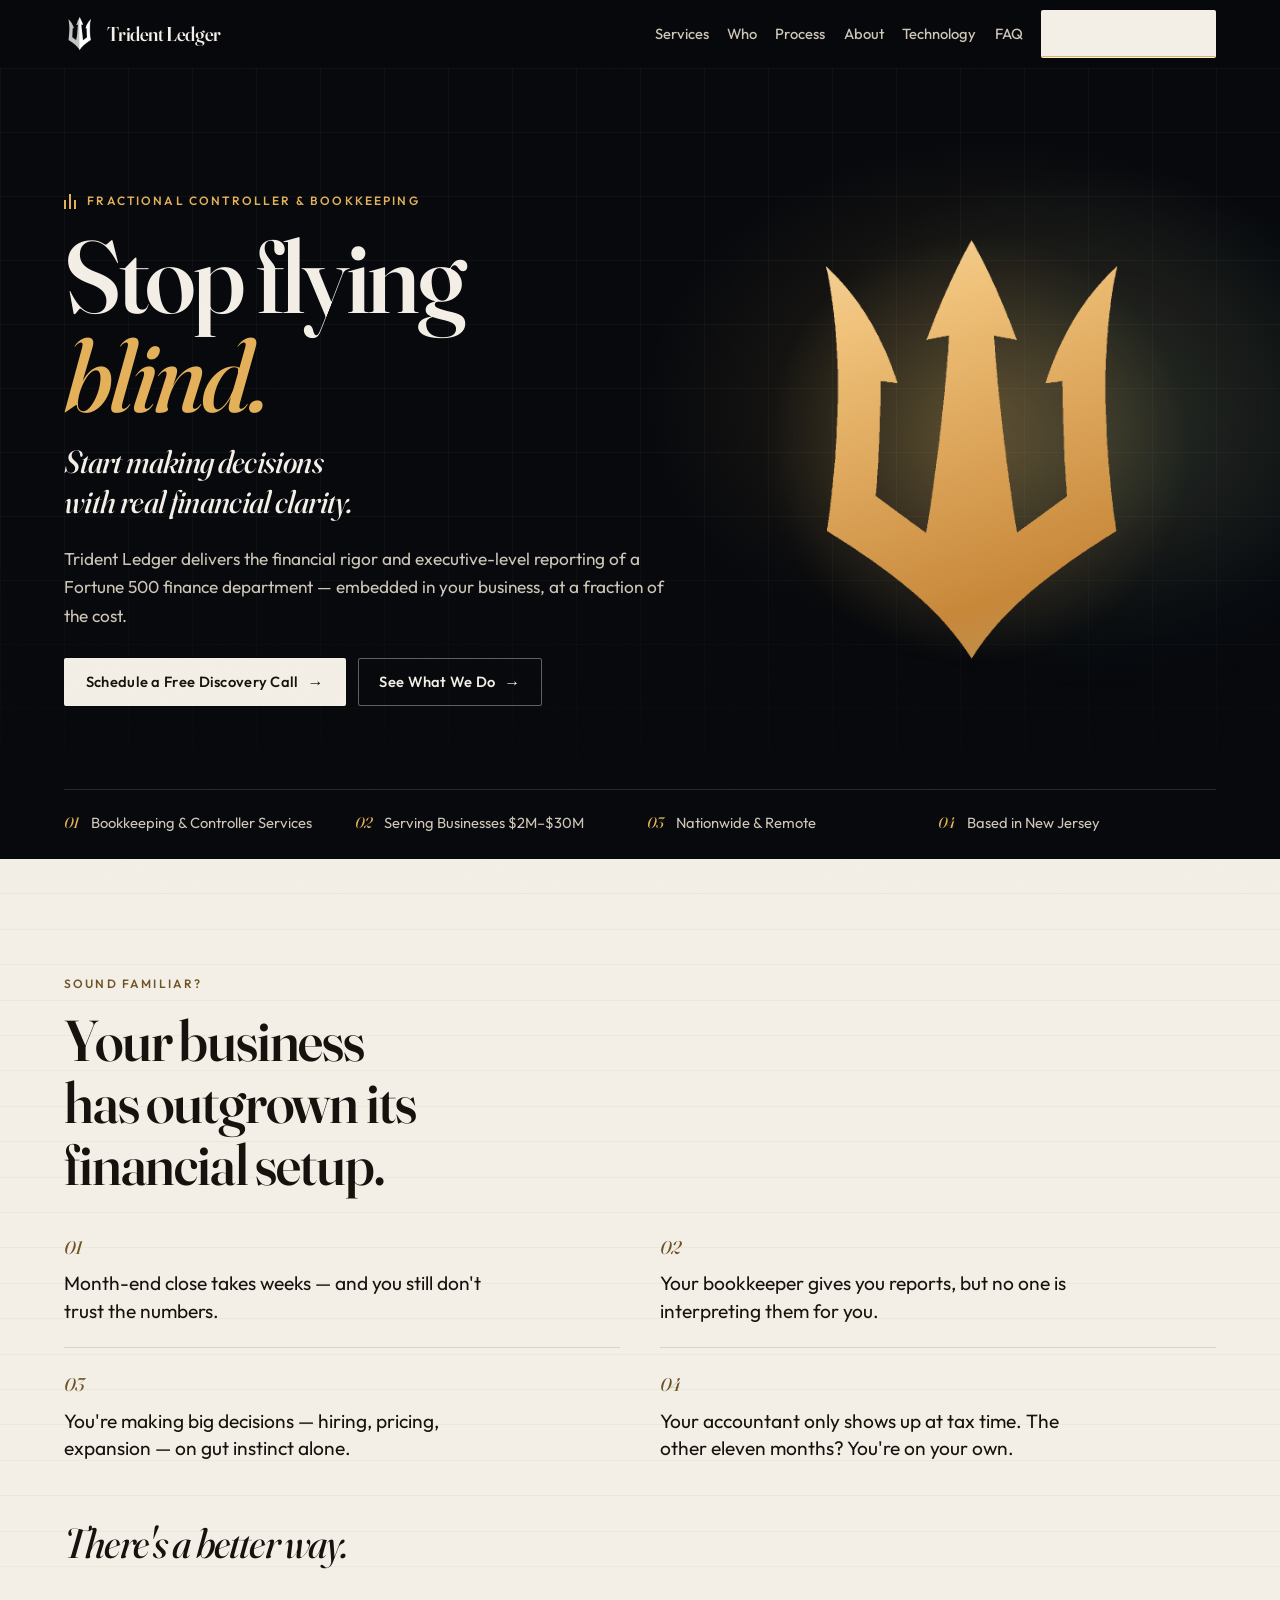
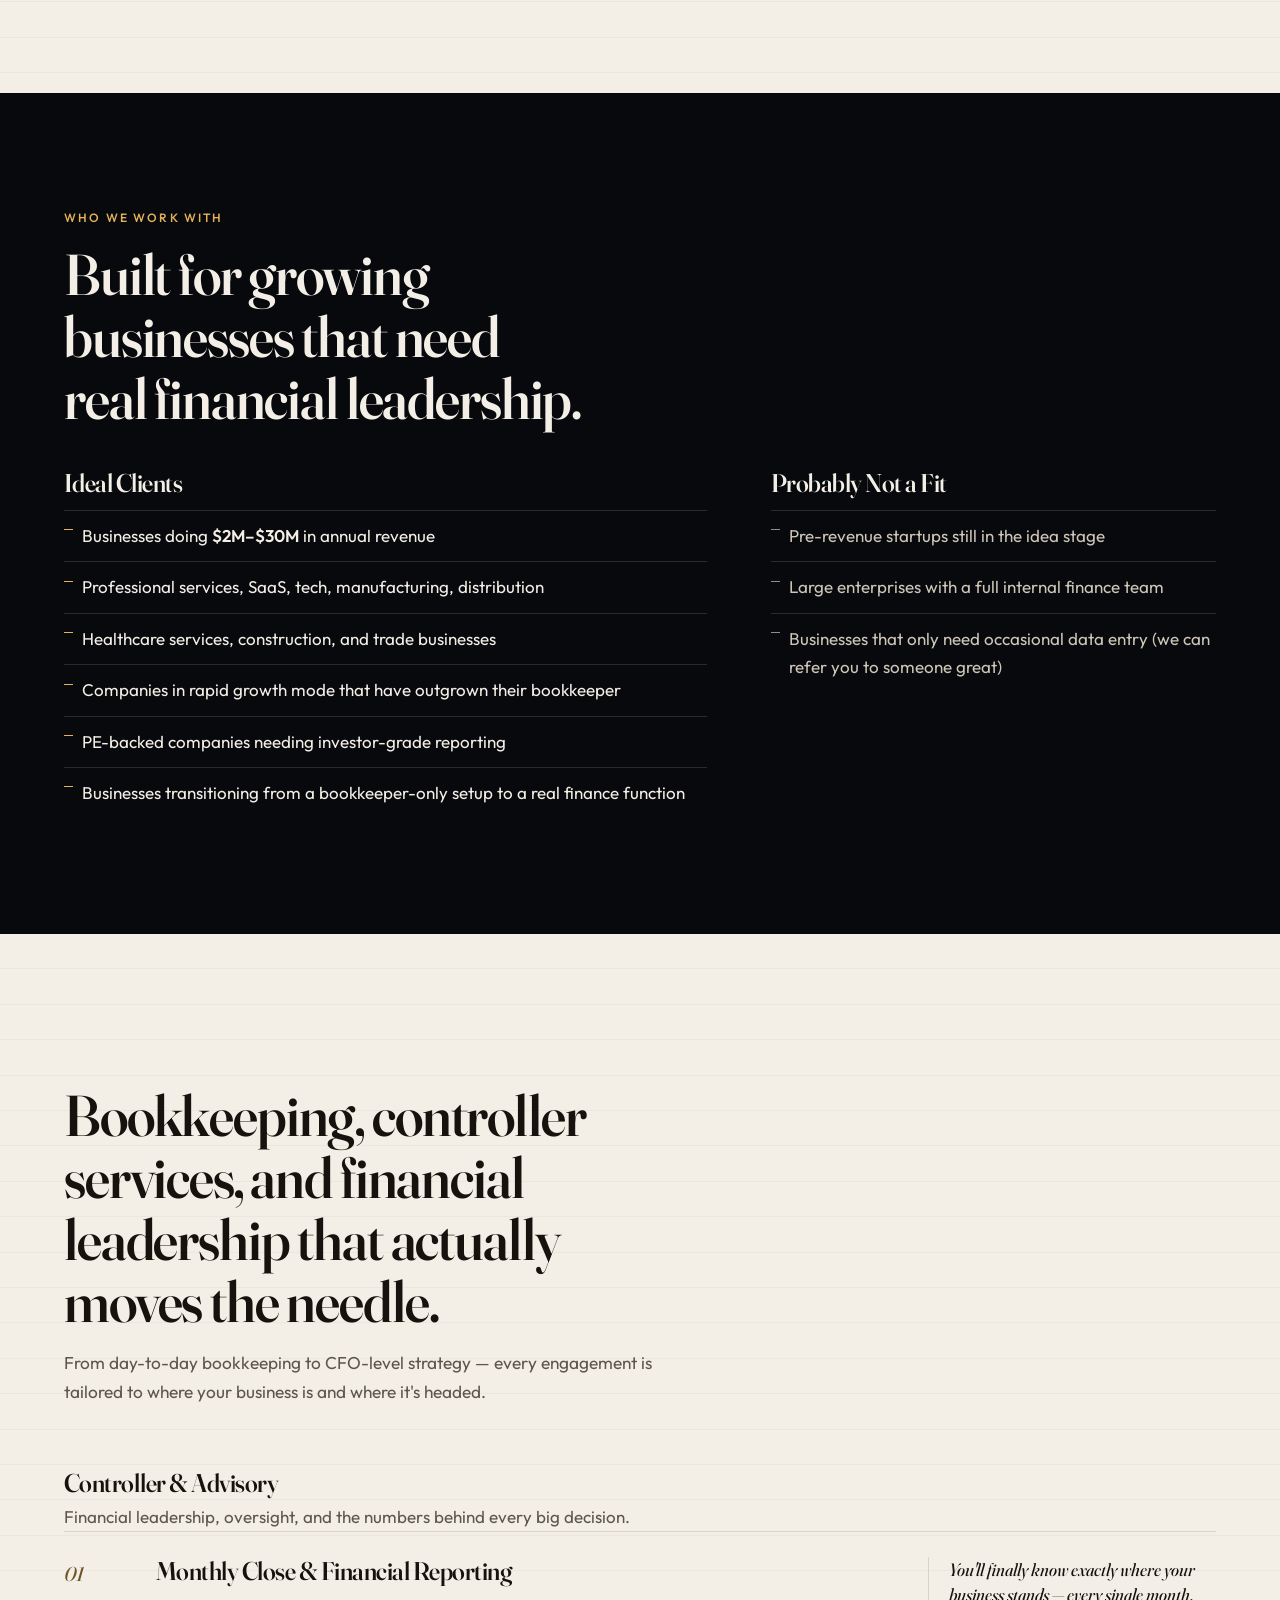
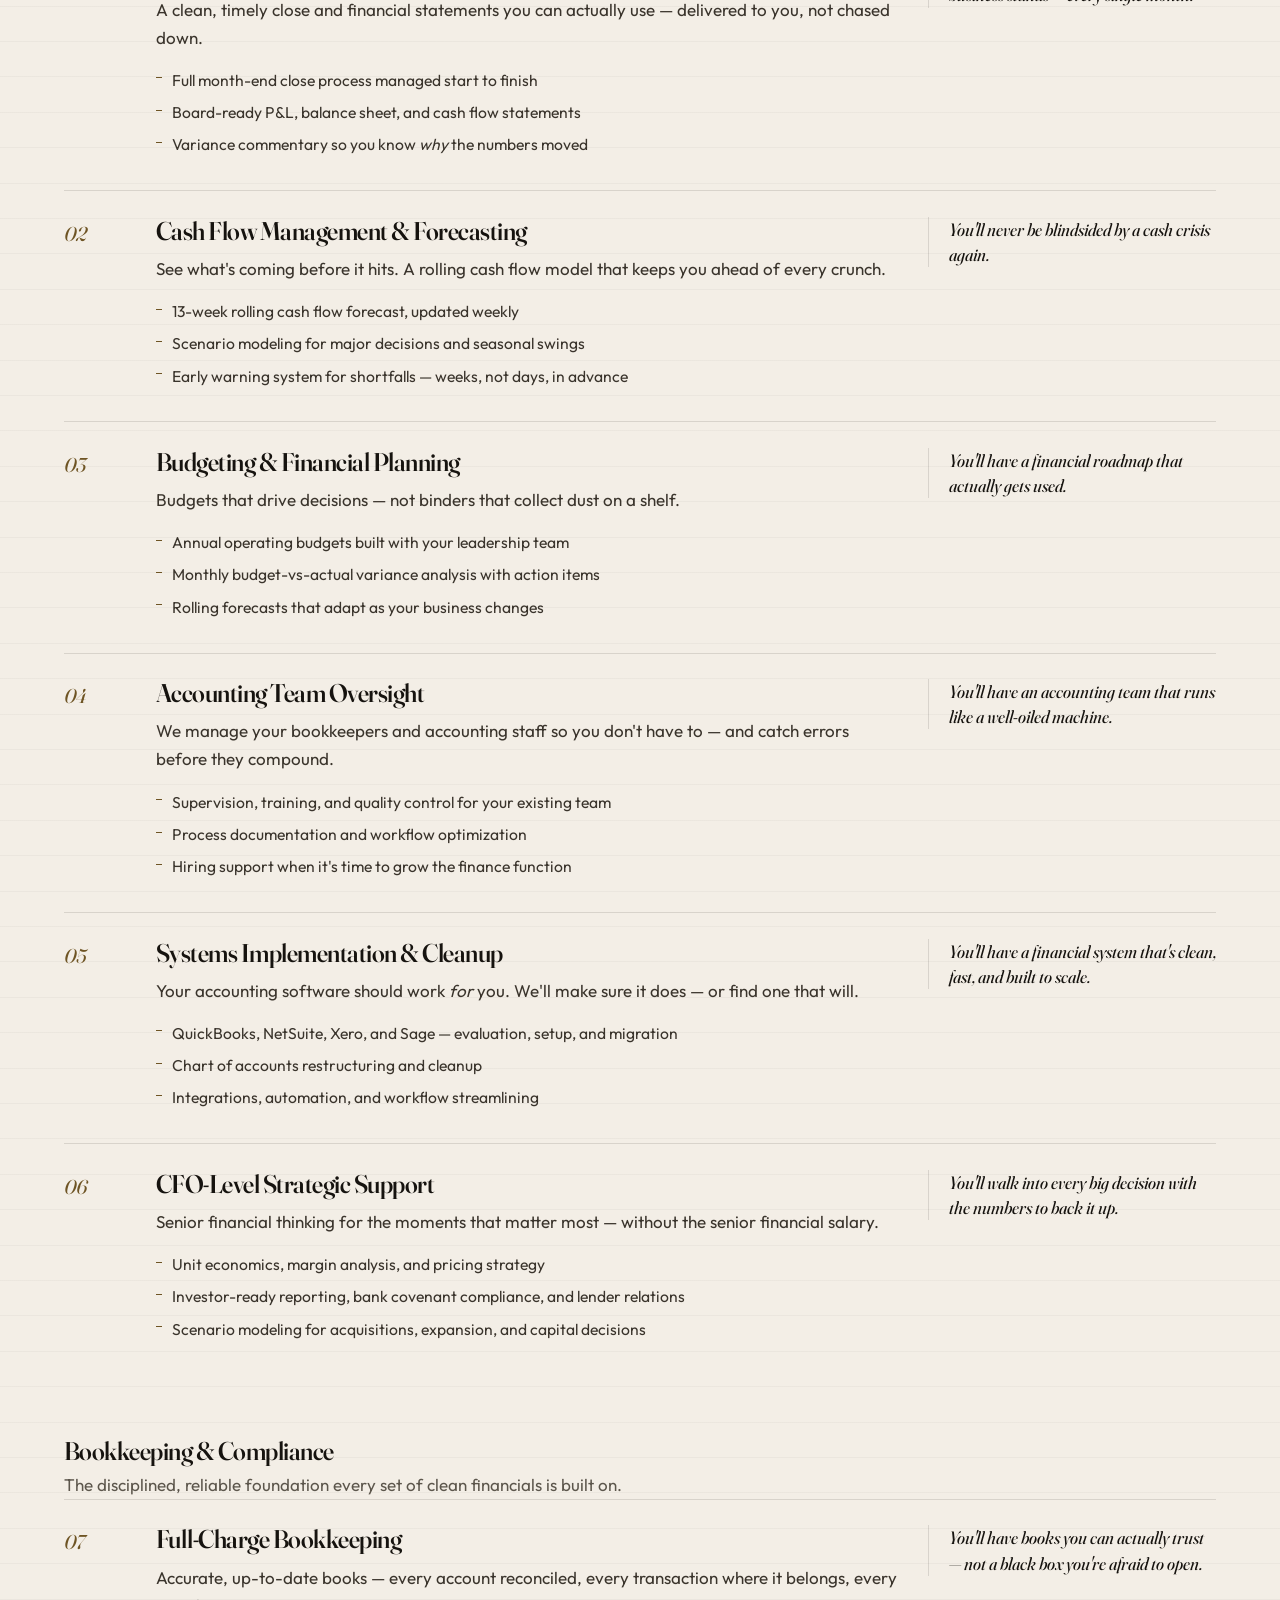
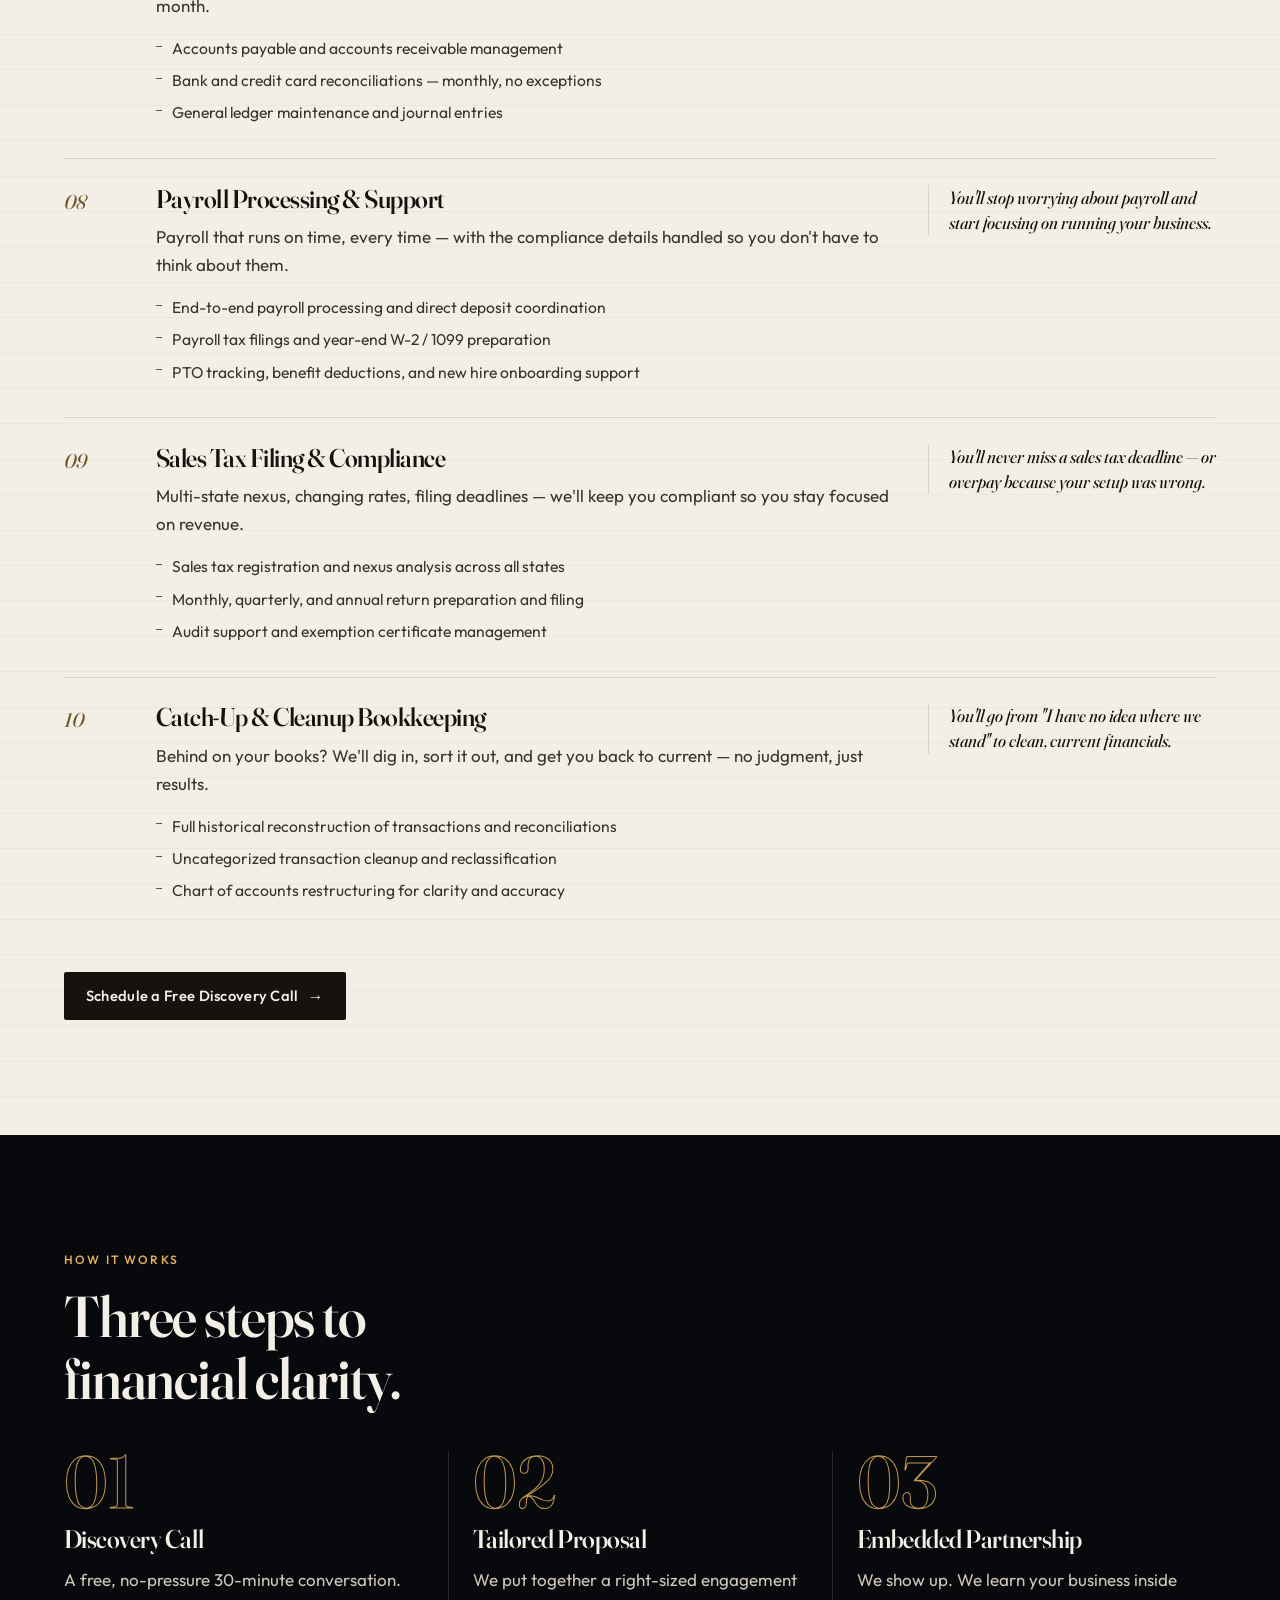
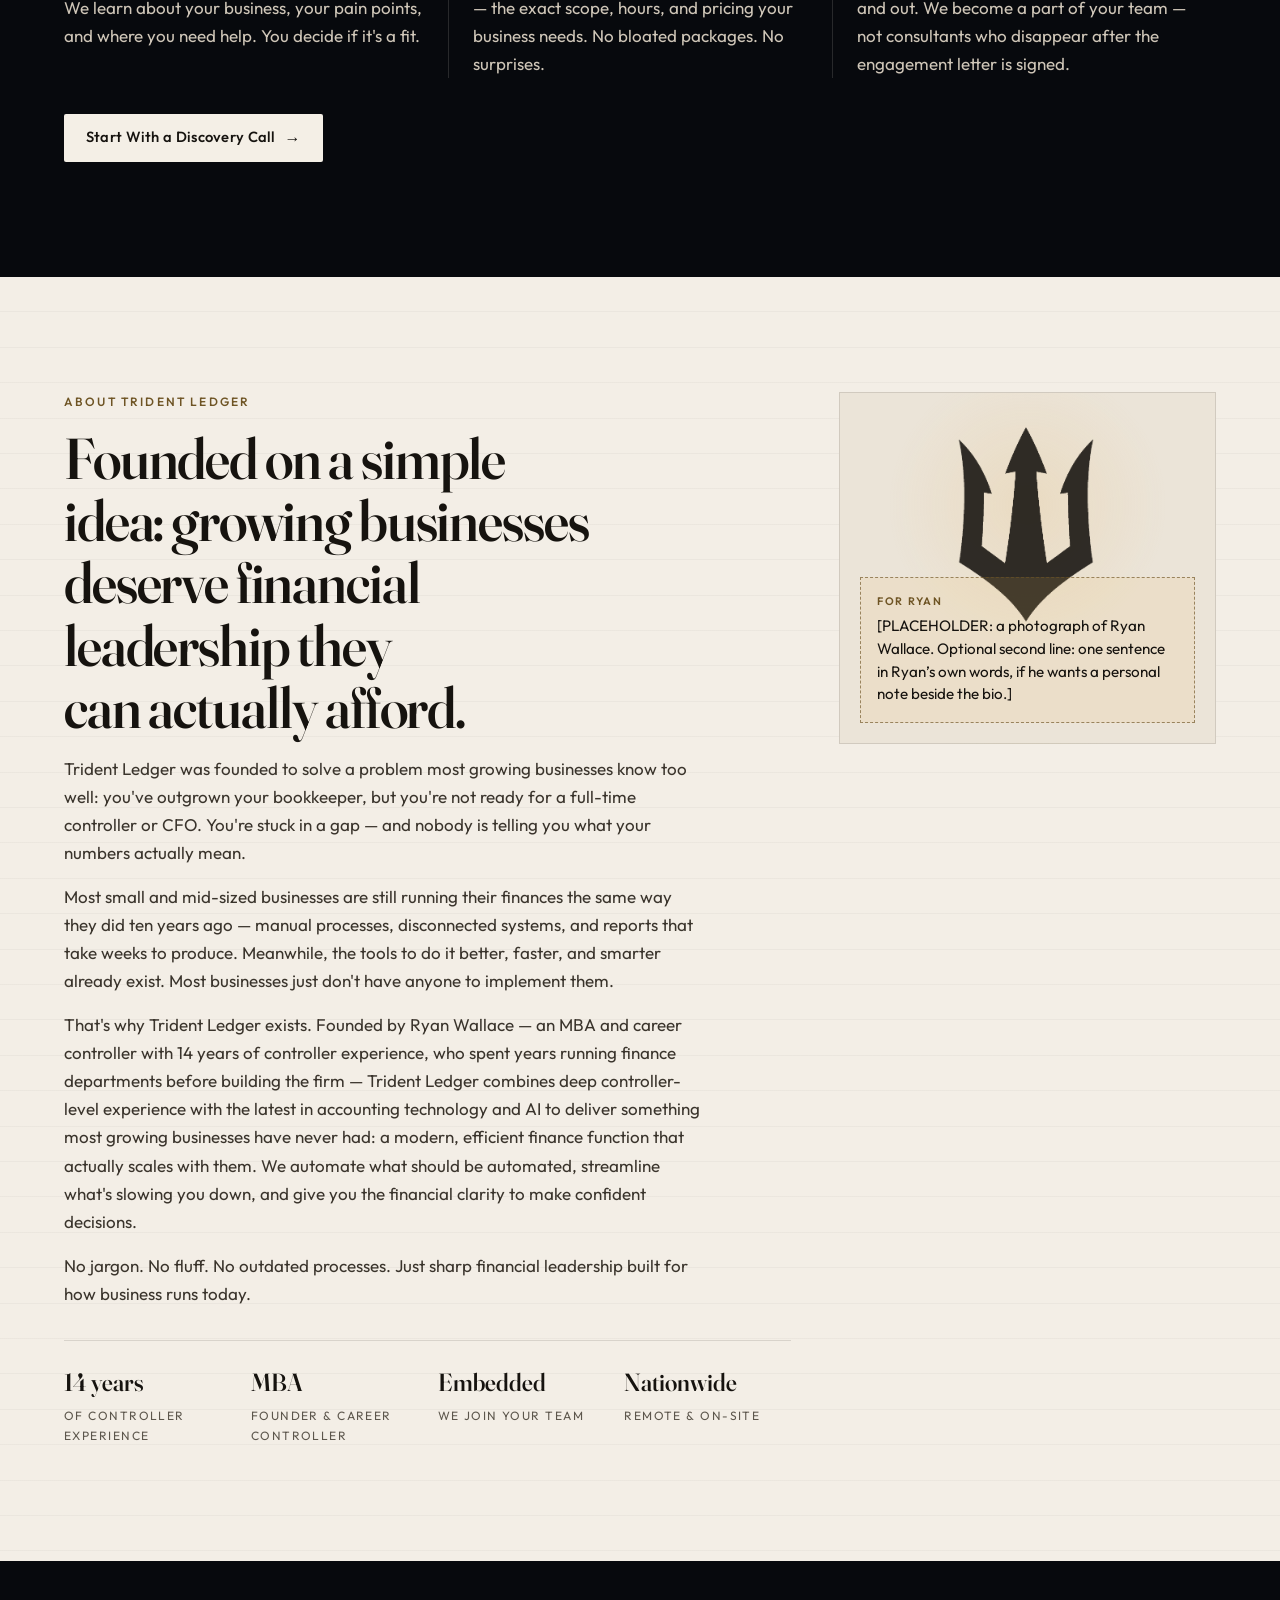
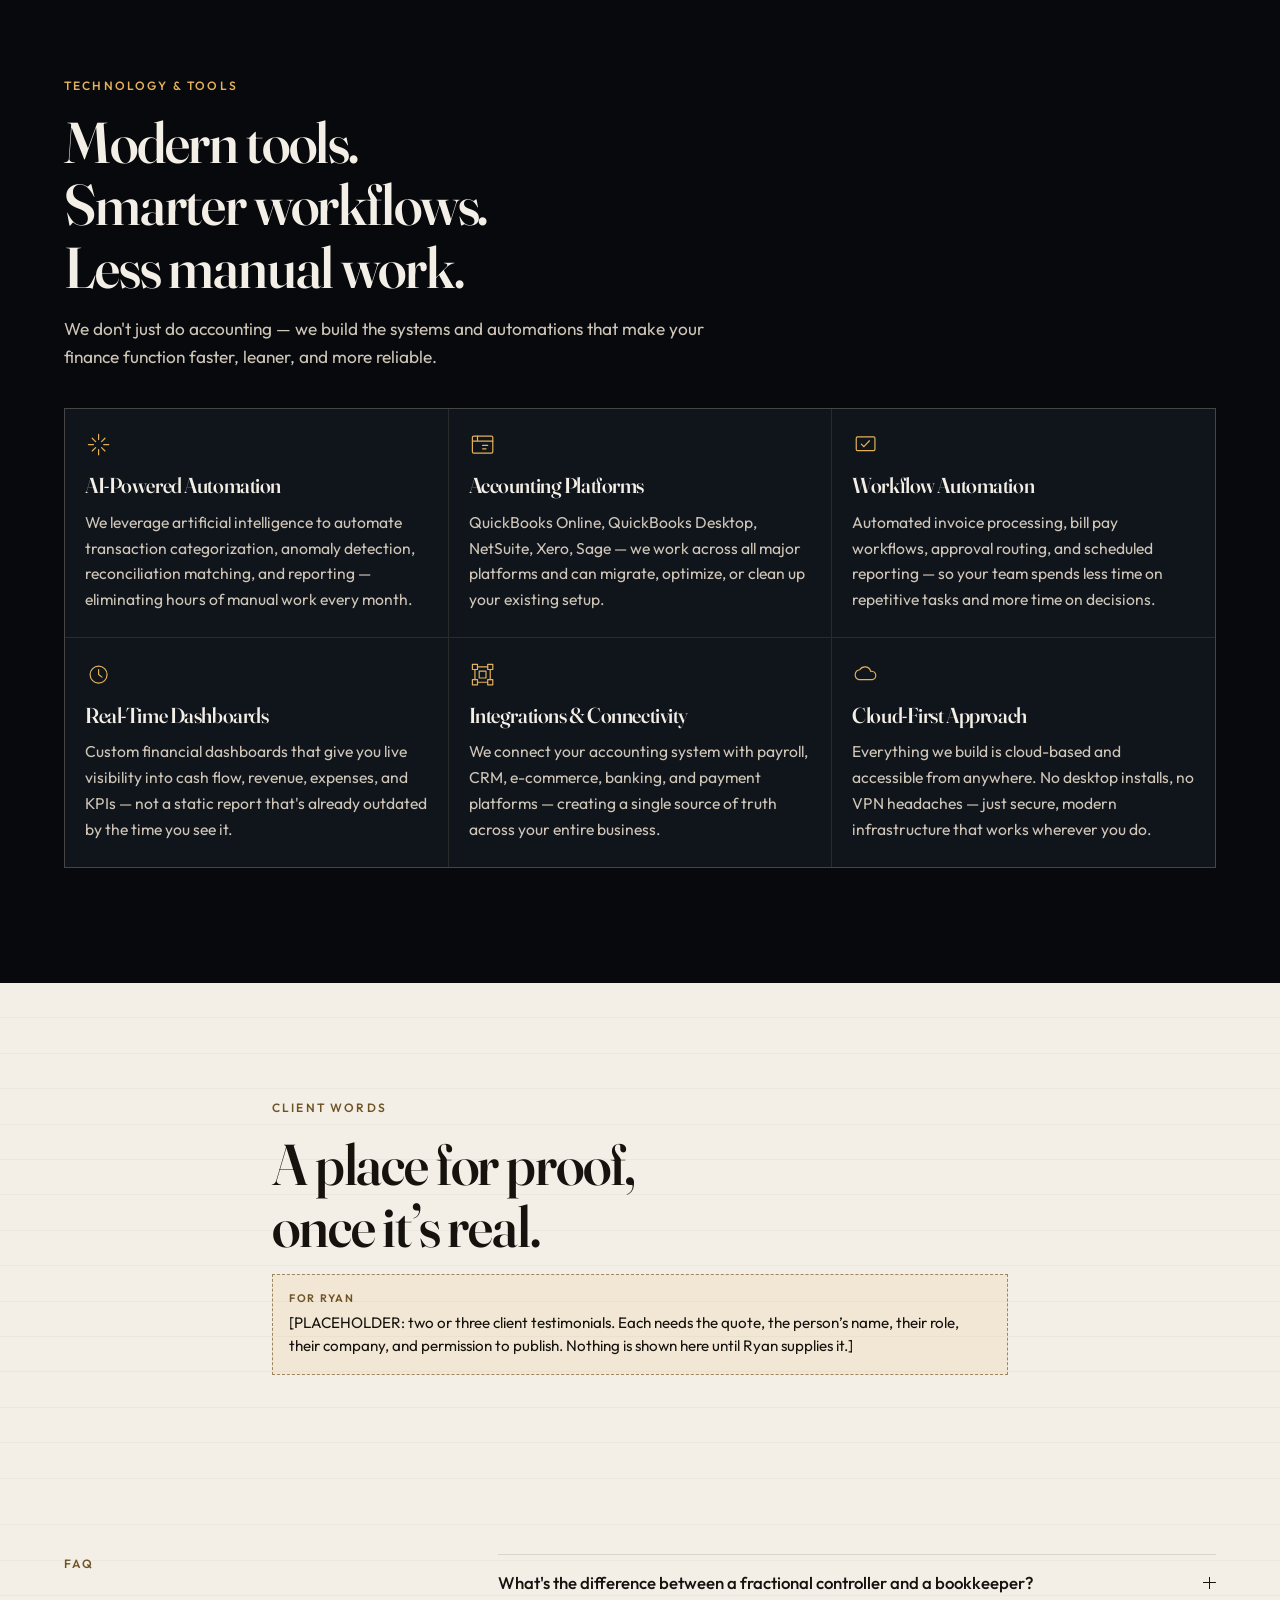
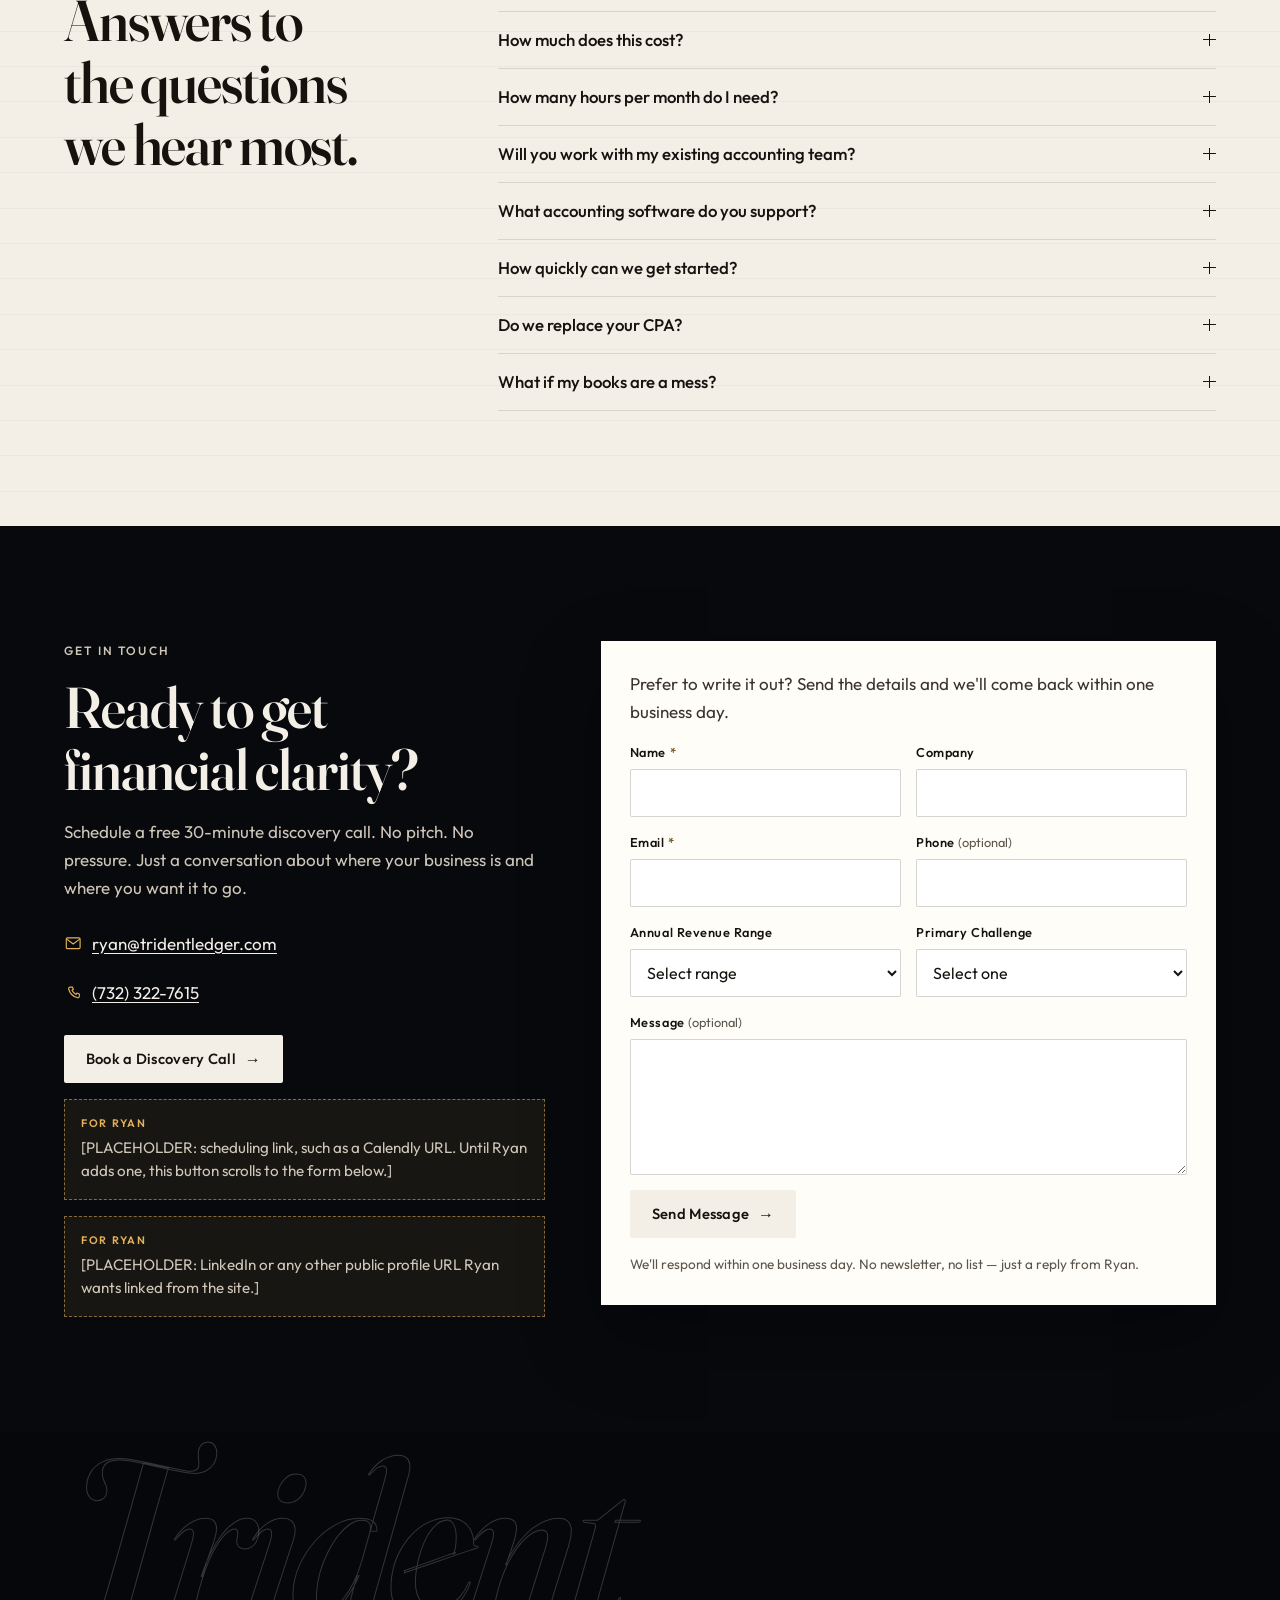
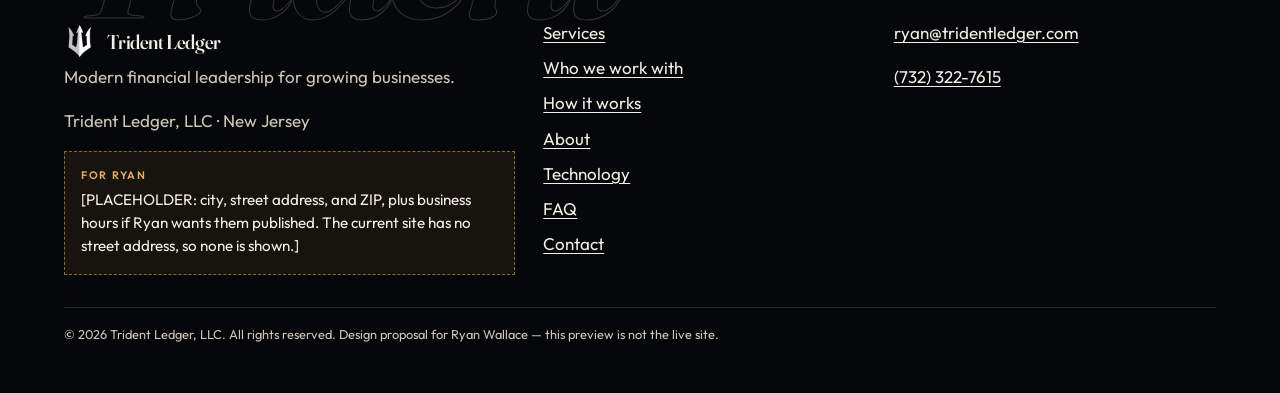
<file: index.html>
<!DOCTYPE html>
<html lang="en">
<head>
  <meta charset="UTF-8">
  <meta name="viewport" content="width=device-width, initial-scale=1.0">
  <script>
    document.documentElement.classList.add("js");
    if (window.matchMedia("(prefers-reduced-motion: reduce)").matches) {
      document.documentElement.classList.add("reduce-motion");
    }
  </script>
  <title>Fractional Controller &amp; Bookkeeping | Trident Ledger</title>
  <meta name="description" content="New Jersey fractional controller and bookkeeping for growing businesses ($2M–$30M). Reporting, cash flow, payroll, and financial leadership from Trident Ledger.">
  <meta name="robots" content="index, follow">
  <meta name="author" content="Trident Ledger, LLC">
  <meta name="geo.region" content="US-NJ">
  <meta name="theme-color" content="#07090d">
  <link rel="canonical" href="https://tridentledger.com/">

  <link rel="icon" href="/favicon-32.png" sizes="32x32" type="image/png">
  <link rel="icon" href="/icon-192.png" sizes="192x192" type="image/png">
  <link rel="apple-touch-icon" href="/apple-touch-icon.png">
  <link rel="manifest" href="/site.webmanifest">

  <meta property="og:title" content="Fractional Controller &amp; Bookkeeping | Trident Ledger">
  <meta property="og:description" content="Executive-level financial leadership and bookkeeping for growing businesses. Fractional controller services, cash flow, payroll, and strategic guidance — at a fraction of the cost.">
  <meta property="og:url" content="https://tridentledger.com/">
  <meta property="og:type" content="website">
  <meta property="og:image" content="https://tridentledger.com/og-image.png">
  <meta property="og:image:width" content="1200">
  <meta property="og:image:height" content="630">
  <meta property="og:image:alt" content="Trident Ledger — fractional controller and bookkeeping services for businesses $2M–$30M.">
  <meta property="og:site_name" content="Trident Ledger">
  <meta property="og:locale" content="en_US">

  <meta name="twitter:card" content="summary_large_image">
  <meta name="twitter:title" content="Fractional Controller &amp; Bookkeeping | Trident Ledger">
  <meta name="twitter:description" content="Executive-level financial leadership and bookkeeping for growing businesses — at a fraction of the cost of a full-time hire.">
  <meta name="twitter:image" content="https://tridentledger.com/og-image.png">
  <meta name="twitter:image:alt" content="Trident Ledger — fractional controller and bookkeeping services for businesses $2M–$30M.">

  <link rel="preload" href="fonts/fraunces-roman.woff2" as="font" type="font/woff2" crossorigin>
  <link rel="preload" href="fonts/fraunces-italic.woff2" as="font" type="font/woff2" crossorigin>
  <link rel="preload" href="fonts/outfit-latin.woff2" as="font" type="font/woff2" crossorigin>
  <link rel="preload" href="logo.png" as="image">

  <link rel="stylesheet" href="styles.css">

  <script type="application/ld+json">
  {
    "@context": "https://schema.org",
    "@graph": [
      {
        "@type": "AccountingService",
        "@id": "https://tridentledger.com/#business",
        "name": "Trident Ledger, LLC",
        "alternateName": "Trident Ledger",
        "url": "https://tridentledger.com/",
        "image": "https://tridentledger.com/og-image.png",
        "logo": "https://tridentledger.com/logo.png",
        "telephone": "+1-732-322-7615",
        "email": "ryan@tridentledger.com",
        "priceRange": "$$",
        "description": "Fractional controller, bookkeeping, and financial leadership services for growing businesses. Modern accounting powered by technology and AI. Based in New Jersey and working with clients nationwide.",
        "founder": {
          "@type": "Person",
          "name": "Ryan Wallace",
          "jobTitle": "Founder & Fractional Controller",
          "description": "MBA and career controller with 14 years of controller experience. Founded Trident Ledger to deliver modern, technology-driven financial leadership to growing businesses."
        },
        "address": {
          "@type": "PostalAddress",
          "addressRegion": "NJ",
          "addressCountry": "US"
        },
        "areaServed": [
          { "@type": "AdministrativeArea", "name": "New Jersey" },
          { "@type": "Country", "name": "United States" }
        ],
        "serviceType": [
          "Fractional Controller Services",
          "Bookkeeping Services",
          "Financial Reporting",
          "Cash Flow Management",
          "Budgeting and Financial Planning",
          "Payroll Processing",
          "Sales Tax Filing and Compliance",
          "Accounting Systems Implementation",
          "CFO Advisory Services"
        ],
        "hasOfferCatalog": {
          "@type": "OfferCatalog",
          "name": "Controller, bookkeeping, and advisory services",
          "itemListElement": [
            { "@type": "Offer", "itemOffered": { "@type": "Service", "name": "Monthly Close & Financial Reporting" } },
            { "@type": "Offer", "itemOffered": { "@type": "Service", "name": "Cash Flow Management & Forecasting" } },
            { "@type": "Offer", "itemOffered": { "@type": "Service", "name": "Budgeting & Financial Planning" } },
            { "@type": "Offer", "itemOffered": { "@type": "Service", "name": "Accounting Team Oversight" } },
            { "@type": "Offer", "itemOffered": { "@type": "Service", "name": "Systems Implementation & Cleanup" } },
            { "@type": "Offer", "itemOffered": { "@type": "Service", "name": "CFO-Level Strategic Support" } },
            { "@type": "Offer", "itemOffered": { "@type": "Service", "name": "Full-Charge Bookkeeping" } },
            { "@type": "Offer", "itemOffered": { "@type": "Service", "name": "Payroll Processing & Support" } },
            { "@type": "Offer", "itemOffered": { "@type": "Service", "name": "Sales Tax Filing & Compliance" } },
            { "@type": "Offer", "itemOffered": { "@type": "Service", "name": "Catch-Up & Cleanup Bookkeeping" } }
          ]
        }
      },
      {
        "@type": "FAQPage",
        "@id": "https://tridentledger.com/#faq",
        "mainEntity": [
          {
            "@type": "Question",
            "name": "What's the difference between a fractional controller and a bookkeeper?",
            "acceptedAnswer": {
              "@type": "Answer",
              "text": "A bookkeeper records transactions and keeps your books up to date. A controller interprets those numbers, manages the close process, builds forecasts, and provides the financial leadership to drive decisions. Think of it this way: a bookkeeper tells you what happened. A controller tells you what it means and what to do next."
            }
          },
          {
            "@type": "Question",
            "name": "How much does this cost?",
            "acceptedAnswer": {
              "@type": "Answer",
              "text": "Every engagement is scoped to fit your business. Most clients invest between $3,000 and $8,000 per month depending on complexity, volume, and the level of strategic support they need. We'll give you a clear, fixed quote after the discovery call — no hidden fees, no hourly surprises."
            }
          },
          {
            "@type": "Question",
            "name": "How many hours per month do I need?",
            "acceptedAnswer": {
              "@type": "Answer",
              "text": "It depends on your business. Some clients need 15–20 hours a month for close and reporting. Others need 30–40+ hours for deeper financial planning and team oversight. We'll recommend the right level during the discovery call — and we can always adjust as your needs change."
            }
          },
          {
            "@type": "Question",
            "name": "Will you work with my existing accounting team?",
            "acceptedAnswer": {
              "@type": "Answer",
              "text": "Absolutely. That's one of the things we do best. We'll manage and mentor your bookkeepers, set up quality controls, and fill the gaps in your current team — not replace people who are doing good work."
            }
          },
          {
            "@type": "Question",
            "name": "What accounting software do you support?",
            "acceptedAnswer": {
              "@type": "Answer",
              "text": "We work with QuickBooks Online, QuickBooks Desktop, NetSuite, Xero, and Sage. If you're on a different platform, let's talk — our team has worked across most major systems and can adapt quickly."
            }
          },
          {
            "@type": "Question",
            "name": "How quickly can we get started?",
            "acceptedAnswer": {
              "@type": "Answer",
              "text": "Most engagements are up and running within 1–2 weeks of signing the agreement. If your books are in rough shape, we may start with a cleanup phase before moving into ongoing services. Either way, you'll see progress fast."
            }
          },
          {
            "@type": "Question",
            "name": "Do we replace your CPA?",
            "acceptedAnswer": {
              "@type": "Answer",
              "text": "No — and we'll make their life a lot easier. Trident Ledger is not a CPA firm, but we work closely with your tax preparer to make sure they have clean, organized financials at year-end. Many of our clients tell us their CPA fees went down after working with us because the books are in much better shape."
            }
          },
          {
            "@type": "Question",
            "name": "What if my books are a mess?",
            "acceptedAnswer": {
              "@type": "Answer",
              "text": "That's not a dealbreaker — it's actually one of the most common starting points. We'll assess the damage, put together a cleanup plan, and get your books in shape before transitioning to ongoing monthly services. It's what we do."
            }
          }
        ]
      }
    ]
  }
  </script>
</head>
<body>
  <a class="skip-link" href="#main">Skip to main content</a>
  <div class="grain" aria-hidden="true"></div>

  <header class="site-header" id="top">
    <nav class="nav" aria-label="Main">
      <a class="logo" href="#top">
        <img class="logo-img" src="logo-small.png" alt="" width="200" height="214">
        <span class="logo-word">Trident Ledger</span>
      </a>
      <button class="nav-toggle" type="button" aria-expanded="false" aria-controls="primary-nav">
        <span class="nav-toggle-bars" aria-hidden="true"><span></span><span></span><span></span></span>
        <span class="nav-toggle-label">Menu</span>
      </button>
      <ul class="nav-links" id="primary-nav">
        <li><a href="#services">Services</a></li>
        <li><a href="#who">Who</a></li>
        <li><a href="#how-it-works">Process</a></li>
        <li><a href="#about">About</a></li>
        <li><a href="#technology">Technology</a></li>
        <li><a href="#faq">FAQ</a></li>
        <li><a class="btn btn-primary nav-cta" href="#contact">Schedule a Call</a></li>
      </ul>
    </nav>
  </header>

  <main id="main" tabindex="-1">
    <section class="hero" aria-labelledby="hero-heading">
      <div class="hero-atmosphere" aria-hidden="true"></div>
      <div class="wrap hero-grid">
        <div class="hero-copy">
          <p class="eyebrow hero-rise">
            <span class="tines" aria-hidden="true"><i></i><i></i><i></i></span>
            Fractional Controller &amp; Bookkeeping
          </p>
          <h1 id="hero-heading">
            <span class="h1-line hero-rise d1">Stop flying</span>
            <span class="h1-line h1-em hero-rise d2">blind.</span>
            <span class="h1-accent hero-rise d3">Start making decisions with real financial clarity.</span>
          </h1>
          <p class="hero-sub hero-rise d4">Trident Ledger delivers the financial rigor and executive-level reporting of a Fortune 500 finance department — embedded in your business, at a fraction of the cost.</p>
          <div class="hero-ctas hero-rise d5">
            <a class="btn btn-primary" href="#contact">Schedule a Free Discovery Call</a>
            <a class="btn btn-ghost" href="#services">See What We Do</a>
          </div>
        </div>
        <div class="hero-mark-wrap hero-rise d2" aria-hidden="true">
          <div class="hero-mark"></div>
        </div>
      </div>
      <div class="wrap">
        <ul class="proof hero-rise d6" aria-label="At a glance">
          <li><span class="proof-num" aria-hidden="true">01</span> Bookkeeping &amp; Controller Services</li>
          <li><span class="proof-num" aria-hidden="true">02</span> Serving Businesses $2M–$30M</li>
          <li><span class="proof-num" aria-hidden="true">03</span> Nationwide &amp; Remote</li>
          <li><span class="proof-num" aria-hidden="true">04</span> Based in New Jersey</li>
        </ul>
      </div>
    </section>

    <section class="band band-paper problem" id="problem" aria-labelledby="problem-heading">
      <div class="wrap">
        <p class="eyebrow reveal">Sound familiar?</p>
        <h2 id="problem-heading" class="reveal">Your business has outgrown its financial setup.</h2>
        <ol class="problem-list">
          <li class="reveal">
            <p>Month-end close takes weeks — and you still don't trust the numbers.</p>
          </li>
          <li class="reveal">
            <p>Your bookkeeper gives you reports, but no one is interpreting them for you.</p>
          </li>
          <li class="reveal">
            <p>You're making big decisions — hiring, pricing, expansion — on gut instinct alone.</p>
          </li>
          <li class="reveal">
            <p>Your accountant only shows up at tax time. The other eleven months? You're on your own.</p>
          </li>
        </ol>
        <p class="turn reveal">There's a better way.</p>
      </div>
    </section>

    <section class="band band-ink who" id="who" aria-labelledby="who-heading">
      <div class="wrap">
        <p class="eyebrow reveal">Who we work with</p>
        <h2 id="who-heading" class="reveal">Built for growing businesses that need real financial leadership.</h2>
        <div class="who-grid">
          <div class="reveal">
            <h3>Ideal Clients</h3>
            <ul class="mark-list">
              <li>Businesses doing <strong>$2M–$30M</strong> in annual revenue</li>
              <li>Professional services, SaaS, tech, manufacturing, distribution</li>
              <li>Healthcare services, construction, and trade businesses</li>
              <li>Companies in rapid growth mode that have outgrown their bookkeeper</li>
              <li>PE-backed companies needing investor-grade reporting</li>
              <li>Businesses transitioning from a bookkeeper-only setup to a real finance function</li>
            </ul>
          </div>
          <div class="reveal">
            <h3>Probably Not a Fit</h3>
            <ul class="mark-list mark-list-quiet">
              <li>Pre-revenue startups still in the idea stage</li>
              <li>Large enterprises with a full internal finance team</li>
              <li>Businesses that only need occasional data entry (we can refer you to someone great)</li>
            </ul>
          </div>
        </div>
      </div>
    </section>

    <section class="band band-paper services" id="services" aria-labelledby="services-heading">
      <div class="wrap">
        <p class="eyebrow reveal">What we do</p>
        <h2 id="services-heading" class="reveal">Bookkeeping, controller services, and financial leadership that actually moves the needle.</h2>
        <p class="lede reveal">From day-to-day bookkeeping to CFO-level strategy — every engagement is tailored to where your business is and where it's headed.</p>

        <div class="service-group reveal">
          <h3>Controller &amp; Advisory</h3>
          <p>Financial leadership, oversight, and the numbers behind every big decision.</p>
        </div>

        <article class="service reveal">
          <p class="service-num" aria-hidden="true">01</p>
          <div class="service-body">
            <h4>Monthly Close &amp; Financial Reporting</h4>
            <p class="service-lead">A clean, timely close and financial statements you can actually use — delivered to you, not chased down.</p>
            <ul>
              <li>Full month-end close process managed start to finish</li>
              <li>Board-ready P&amp;L, balance sheet, and cash flow statements</li>
              <li>Variance commentary so you know <em>why</em> the numbers moved</li>
            </ul>
          </div>
          <p class="service-outcome">You'll finally know exactly where your business stands — every single month.</p>
        </article>

        <article class="service reveal">
          <p class="service-num" aria-hidden="true">02</p>
          <div class="service-body">
            <h4>Cash Flow Management &amp; Forecasting</h4>
            <p class="service-lead">See what's coming before it hits. A rolling cash flow model that keeps you ahead of every crunch.</p>
            <ul>
              <li>13-week rolling cash flow forecast, updated weekly</li>
              <li>Scenario modeling for major decisions and seasonal swings</li>
              <li>Early warning system for shortfalls — weeks, not days, in advance</li>
            </ul>
          </div>
          <p class="service-outcome">You'll never be blindsided by a cash crisis again.</p>
        </article>

        <article class="service reveal">
          <p class="service-num" aria-hidden="true">03</p>
          <div class="service-body">
            <h4>Budgeting &amp; Financial Planning</h4>
            <p class="service-lead">Budgets that drive decisions — not binders that collect dust on a shelf.</p>
            <ul>
              <li>Annual operating budgets built with your leadership team</li>
              <li>Monthly budget-vs-actual variance analysis with action items</li>
              <li>Rolling forecasts that adapt as your business changes</li>
            </ul>
          </div>
          <p class="service-outcome">You'll have a financial roadmap that actually gets used.</p>
        </article>

        <article class="service reveal">
          <p class="service-num" aria-hidden="true">04</p>
          <div class="service-body">
            <h4>Accounting Team Oversight</h4>
            <p class="service-lead">We manage your bookkeepers and accounting staff so you don't have to — and catch errors before they compound.</p>
            <ul>
              <li>Supervision, training, and quality control for your existing team</li>
              <li>Process documentation and workflow optimization</li>
              <li>Hiring support when it's time to grow the finance function</li>
            </ul>
          </div>
          <p class="service-outcome">You'll have an accounting team that runs like a well-oiled machine.</p>
        </article>

        <article class="service reveal">
          <p class="service-num" aria-hidden="true">05</p>
          <div class="service-body">
            <h4>Systems Implementation &amp; Cleanup</h4>
            <p class="service-lead">Your accounting software should work <em>for</em> you. We'll make sure it does — or find one that will.</p>
            <ul>
              <li>QuickBooks, NetSuite, Xero, and Sage — evaluation, setup, and migration</li>
              <li>Chart of accounts restructuring and cleanup</li>
              <li>Integrations, automation, and workflow streamlining</li>
            </ul>
          </div>
          <p class="service-outcome">You'll have a financial system that's clean, fast, and built to scale.</p>
        </article>

        <article class="service reveal">
          <p class="service-num" aria-hidden="true">06</p>
          <div class="service-body">
            <h4>CFO-Level Strategic Support</h4>
            <p class="service-lead">Senior financial thinking for the moments that matter most — without the senior financial salary.</p>
            <ul>
              <li>Unit economics, margin analysis, and pricing strategy</li>
              <li>Investor-ready reporting, bank covenant compliance, and lender relations</li>
              <li>Scenario modeling for acquisitions, expansion, and capital decisions</li>
            </ul>
          </div>
          <p class="service-outcome">You'll walk into every big decision with the numbers to back it up.</p>
        </article>

        <div class="service-group reveal">
          <h3>Bookkeeping &amp; Compliance</h3>
          <p>The disciplined, reliable foundation every set of clean financials is built on.</p>
        </div>

        <article class="service reveal">
          <p class="service-num" aria-hidden="true">07</p>
          <div class="service-body">
            <h4>Full-Charge Bookkeeping</h4>
            <p class="service-lead">Accurate, up-to-date books — every account reconciled, every transaction where it belongs, every month.</p>
            <ul>
              <li>Accounts payable and accounts receivable management</li>
              <li>Bank and credit card reconciliations — monthly, no exceptions</li>
              <li>General ledger maintenance and journal entries</li>
            </ul>
          </div>
          <p class="service-outcome">You'll have books you can actually trust — not a black box you're afraid to open.</p>
        </article>

        <article class="service reveal">
          <p class="service-num" aria-hidden="true">08</p>
          <div class="service-body">
            <h4>Payroll Processing &amp; Support</h4>
            <p class="service-lead">Payroll that runs on time, every time — with the compliance details handled so you don't have to think about them.</p>
            <ul>
              <li>End-to-end payroll processing and direct deposit coordination</li>
              <li>Payroll tax filings and year-end W-2 / 1099 preparation</li>
              <li>PTO tracking, benefit deductions, and new hire onboarding support</li>
            </ul>
          </div>
          <p class="service-outcome">You'll stop worrying about payroll and start focusing on running your business.</p>
        </article>

        <article class="service reveal">
          <p class="service-num" aria-hidden="true">09</p>
          <div class="service-body">
            <h4>Sales Tax Filing &amp; Compliance</h4>
            <p class="service-lead">Multi-state nexus, changing rates, filing deadlines — we'll keep you compliant so you stay focused on revenue.</p>
            <ul>
              <li>Sales tax registration and nexus analysis across all states</li>
              <li>Monthly, quarterly, and annual return preparation and filing</li>
              <li>Audit support and exemption certificate management</li>
            </ul>
          </div>
          <p class="service-outcome">You'll never miss a sales tax deadline — or overpay because your setup was wrong.</p>
        </article>

        <article class="service reveal">
          <p class="service-num" aria-hidden="true">10</p>
          <div class="service-body">
            <h4>Catch-Up &amp; Cleanup Bookkeeping</h4>
            <p class="service-lead">Behind on your books? We'll dig in, sort it out, and get you back to current — no judgment, just results.</p>
            <ul>
              <li>Full historical reconstruction of transactions and reconciliations</li>
              <li>Uncategorized transaction cleanup and reclassification</li>
              <li>Chart of accounts restructuring for clarity and accuracy</li>
            </ul>
          </div>
          <p class="service-outcome">You'll go from "I have no idea where we stand" to clean, current financials.</p>
        </article>

        <p class="section-cta reveal"><a class="btn btn-primary" href="#contact">Schedule a Free Discovery Call</a></p>
      </div>
    </section>

    <section class="band band-ink how" id="how-it-works" aria-labelledby="hiw-heading">
      <div class="wrap">
        <p class="eyebrow reveal">How it works</p>
        <h2 id="hiw-heading" class="reveal">Three steps to financial clarity.</h2>
        <ol class="steps">
          <li class="step reveal">
            <span class="step-num" aria-hidden="true">01</span>
            <h3>Discovery Call</h3>
            <p>A free, no-pressure 30-minute conversation. We learn about your business, your pain points, and where you need help. You decide if it's a fit.</p>
          </li>
          <li class="step reveal">
            <span class="step-num" aria-hidden="true">02</span>
            <h3>Tailored Proposal</h3>
            <p>We put together a right-sized engagement — the exact scope, hours, and pricing your business needs. No bloated packages. No surprises.</p>
          </li>
          <li class="step reveal">
            <span class="step-num" aria-hidden="true">03</span>
            <h3>Embedded Partnership</h3>
            <p>We show up. We learn your business inside and out. We become a part of your team — not consultants who disappear after the engagement letter is signed.</p>
          </li>
        </ol>
        <p class="section-cta reveal"><a class="btn btn-primary" href="#contact">Start With a Discovery Call</a></p>
      </div>
    </section>

    <section class="band band-paper about" id="about" aria-labelledby="about-heading">
      <div class="wrap about-grid">
        <div class="about-copy">
          <p class="eyebrow reveal">About Trident Ledger</p>
          <h2 id="about-heading" class="reveal">Founded on a simple idea: growing businesses deserve financial leadership they can actually afford.</h2>
          <div class="reveal">
            <p>Trident Ledger was founded to solve a problem most growing businesses know too well: you've outgrown your bookkeeper, but you're not ready for a full-time controller or CFO. You're stuck in a gap — and nobody is telling you what your numbers actually mean.</p>
            <p>Most small and mid-sized businesses are still running their finances the same way they did ten years ago — manual processes, disconnected systems, and reports that take weeks to produce. Meanwhile, the tools to do it better, faster, and smarter already exist. Most businesses just don't have anyone to implement them.</p>
            <p>That's why Trident Ledger exists. Founded by Ryan Wallace — an MBA and career controller with 14 years of controller experience, who spent years running finance departments before building the firm — Trident Ledger combines deep controller-level experience with the latest in accounting technology and AI to deliver something most growing businesses have never had: a modern, efficient finance function that actually scales with them. We automate what should be automated, streamline what's slowing you down, and give you the financial clarity to make confident decisions.</p>
            <p>No jargon. No fluff. No outdated processes. Just sharp financial leadership built for how business runs today.</p>
          </div>
          <dl class="credentials reveal">
            <div>
              <dt>14 years</dt>
              <dd>of controller experience</dd>
            </div>
            <div>
              <dt>MBA</dt>
              <dd>Founder &amp; Career Controller</dd>
            </div>
            <div>
              <dt>Embedded</dt>
              <dd>We Join Your Team</dd>
            </div>
            <div>
              <dt>Nationwide</dt>
              <dd>Remote &amp; On-Site</dd>
            </div>
          </dl>
        </div>
        <div class="about-side reveal">
          <div class="portrait">
            <div class="portrait-mark" aria-hidden="true"></div>
            <p class="owner-note">[PLACEHOLDER: a photograph of Ryan Wallace. Optional second line: one sentence in Ryan’s own words, if he wants a personal note beside the bio.]</p>
          </div>
        </div>
      </div>
    </section>

    <section class="band band-ink tech" id="technology" aria-labelledby="tech-heading">
      <div class="wrap">
        <p class="eyebrow reveal">Technology &amp; tools</p>
        <h2 id="tech-heading" class="reveal">Modern tools. Smarter workflows. Less manual work.</h2>
        <p class="lede reveal">We don't just do accounting — we build the systems and automations that make your finance function faster, leaner, and more reliable.</p>
        <div class="tech-grid">
          <article class="tech-card reveal">
            <svg class="tech-icon" viewBox="0 0 32 32" aria-hidden="true"><path d="M16 4v6M16 22v6M4 16h6M22 16h6M8.5 8.5l4 4M19.5 19.5l4 4M23.5 8.5l-4 4M12.5 19.5l-4 4"/></svg>
            <h3>AI-Powered Automation</h3>
            <p>We leverage artificial intelligence to automate transaction categorization, anomaly detection, reconciliation matching, and reporting — eliminating hours of manual work every month.</p>
          </article>
          <article class="tech-card reveal">
            <svg class="tech-icon" viewBox="0 0 32 32" aria-hidden="true"><rect x="4" y="6" width="24" height="20" rx="1.5"/><path d="M4 12h24M10 6v6M16 17h6M16 21h4"/></svg>
            <h3>Accounting Platforms</h3>
            <p>QuickBooks Online, QuickBooks Desktop, NetSuite, Xero, Sage — we work across all major platforms and can migrate, optimize, or clean up your existing setup.</p>
          </article>
          <article class="tech-card reveal">
            <svg class="tech-icon" viewBox="0 0 32 32" aria-hidden="true"><rect x="5" y="7" width="22" height="16" rx="1.5"/><path d="M11 15.5l3 3 6.5-7"/></svg>
            <h3>Workflow Automation</h3>
            <p>Automated invoice processing, bill pay workflows, approval routing, and scheduled reporting — so your team spends less time on repetitive tasks and more time on decisions.</p>
          </article>
          <article class="tech-card reveal">
            <svg class="tech-icon" viewBox="0 0 32 32" aria-hidden="true"><circle cx="16" cy="16" r="10"/><path d="M16 10v6l4 3"/></svg>
            <h3>Real-Time Dashboards</h3>
            <p>Custom financial dashboards that give you live visibility into cash flow, revenue, expenses, and KPIs — not a static report that's already outdated by the time you see it.</p>
          </article>
          <article class="tech-card reveal">
            <svg class="tech-icon" viewBox="0 0 32 32" aria-hidden="true"><rect x="12" y="12" width="8" height="8"/><rect x="4" y="4" width="6" height="6"/><rect x="22" y="4" width="6" height="6"/><rect x="4" y="22" width="6" height="6"/><rect x="22" y="22" width="6" height="6"/><path d="M10 7h12M7 10v12M25 10v12M10 25h12"/></svg>
            <h3>Integrations &amp; Connectivity</h3>
            <p>We connect your accounting system with payroll, CRM, e-commerce, banking, and payment platforms — creating a single source of truth across your entire business.</p>
          </article>
          <article class="tech-card reveal">
            <svg class="tech-icon" viewBox="0 0 32 32" aria-hidden="true"><path d="M8 22a6 6 0 0 1 1.2-11.7A7 7 0 0 1 22 12.2 5 5 0 0 1 24 22H8z"/></svg>
            <h3>Cloud-First Approach</h3>
            <p>Everything we build is cloud-based and accessible from anywhere. No desktop installs, no VPN headaches — just secure, modern infrastructure that works wherever you do.</p>
          </article>
        </div>
      </div>
    </section>

    <section class="band band-paper held" id="testimonials" aria-labelledby="held-heading">
      <div class="wrap narrow">
        <p class="eyebrow reveal">Client words</p>
        <h2 id="held-heading" class="reveal">A place for proof, once it’s real.</h2>
        <p class="owner-note reveal">[PLACEHOLDER: two or three client testimonials. Each needs the quote, the person’s name, their role, their company, and permission to publish. Nothing is shown here until Ryan supplies it.]</p>
      </div>
    </section>

    <section class="band band-paper faq" id="faq" aria-labelledby="faq-heading">
      <div class="wrap faq-layout">
        <div>
          <p class="eyebrow reveal">FAQ</p>
          <h2 id="faq-heading" class="reveal">Answers to the questions we hear most.</h2>
        </div>
        <div class="faq-list">
          <details class="faq-item reveal">
            <summary><h3>What's the difference between a fractional controller and a bookkeeper?</h3></summary>
            <p>A bookkeeper records transactions and keeps your books up to date. A controller interprets those numbers, manages the close process, builds forecasts, and provides the financial leadership to drive decisions. Think of it this way: a bookkeeper tells you what happened. A controller tells you what it means and what to do next.</p>
          </details>
          <details class="faq-item reveal">
            <summary><h3>How much does this cost?</h3></summary>
            <p>Every engagement is scoped to fit your business. Most clients invest between $3,000 and $8,000 per month depending on complexity, volume, and the level of strategic support they need. We'll give you a clear, fixed quote after the discovery call — no hidden fees, no hourly surprises.</p>
          </details>
          <details class="faq-item reveal">
            <summary><h3>How many hours per month do I need?</h3></summary>
            <p>It depends on your business. Some clients need 15–20 hours a month for close and reporting. Others need 30–40+ hours for deeper financial planning and team oversight. We'll recommend the right level during the discovery call — and we can always adjust as your needs change.</p>
          </details>
          <details class="faq-item reveal">
            <summary><h3>Will you work with my existing accounting team?</h3></summary>
            <p>Absolutely. That's one of the things we do best. We'll manage and mentor your bookkeepers, set up quality controls, and fill the gaps in your current team — not replace people who are doing good work.</p>
          </details>
          <details class="faq-item reveal">
            <summary><h3>What accounting software do you support?</h3></summary>
            <p>We work with QuickBooks Online, QuickBooks Desktop, NetSuite, Xero, and Sage. If you're on a different platform, let's talk — our team has worked across most major systems and can adapt quickly.</p>
          </details>
          <details class="faq-item reveal">
            <summary><h3>How quickly can we get started?</h3></summary>
            <p>Most engagements are up and running within 1–2 weeks of signing the agreement. If your books are in rough shape, we may start with a cleanup phase before moving into ongoing services. Either way, you'll see progress fast.</p>
          </details>
          <details class="faq-item reveal">
            <summary><h3>Do we replace your CPA?</h3></summary>
            <p>No — and we'll make their life a lot easier. Trident Ledger is not a CPA firm, but we work closely with your tax preparer to make sure they have clean, organized financials at year-end. Many of our clients tell us their CPA fees went <em>down</em> after working with us because the books are in much better shape.</p>
          </details>
          <details class="faq-item reveal">
            <summary><h3>What if my books are a mess?</h3></summary>
            <p>That's not a dealbreaker — it's actually one of the most common starting points. We'll assess the damage, put together a cleanup plan, and get your books in shape before transitioning to ongoing monthly services. It's what we do.</p>
          </details>
        </div>
      </div>
    </section>

    <section class="band band-ink contact" id="contact" aria-labelledby="contact-heading">
      <div class="wrap contact-layout">
        <div class="contact-info">
          <p class="eyebrow reveal">Get in touch</p>
          <h2 id="contact-heading" class="reveal">Ready to get financial clarity?</h2>
          <p class="reveal">Schedule a free 30-minute discovery call. No pitch. No pressure. Just a conversation about where your business is and where you want it to go.</p>
          <div class="contact-details reveal">
            <a class="contact-link" href="mailto:ryan@tridentledger.com">
              <svg viewBox="0 0 24 24" aria-hidden="true"><rect x="3" y="5" width="18" height="14" rx="1.5"/><path d="M4 7l8 6 8-6"/></svg>
              ryan@tridentledger.com
            </a>
            <a class="contact-link" href="tel:+17323227615">
              <svg viewBox="0 0 24 24" aria-hidden="true"><path d="M8 4h3l1.2 3.2-1.8 1.1a12 12 0 0 0 5.3 5.3l1.1-1.8L20 13v3a2 2 0 0 1-2.2 2A16 16 0 0 1 6 6.2 2 2 0 0 1 8 4z"/></svg>
              (732) 322-7615
            </a>
          </div>
          <p class="reveal"><a class="btn btn-primary" href="#contact-form">Book a Discovery Call</a></p>
          <p class="owner-note owner-note-dark reveal">[PLACEHOLDER: scheduling link, such as a Calendly URL. Until Ryan adds one, this button scrolls to the form below.]</p>
          <p class="owner-note owner-note-dark reveal">[PLACEHOLDER: LinkedIn or any other public profile URL Ryan wants linked from the site.]</p>
        </div>

        <div class="form-card reveal" id="contact-form">
          <p class="form-intro">Prefer to write it out? Send the details and we'll come back within one business day.</p>
          <form class="contact-form" action="https://formspree.io/f/xojkbnyv" method="POST" novalidate>
            <input type="hidden" name="_subject" value="New discovery call request — tridentledger.com">
            <div class="hp" aria-hidden="true">
              <label for="company-website">Leave this field empty</label>
              <input type="text" id="company-website" name="_gotcha" tabindex="-1" autocomplete="off">
            </div>
            <div class="field">
              <label for="name">Name <span class="req" aria-hidden="true">*</span><span class="visually-hidden"> required</span></label>
              <input type="text" id="name" name="name" required autocomplete="name" aria-describedby="name-error">
              <p class="field-error" id="name-error" hidden></p>
            </div>
            <div class="field">
              <label for="company">Company</label>
              <input type="text" id="company" name="company" autocomplete="organization">
            </div>
            <div class="field">
              <label for="email">Email <span class="req" aria-hidden="true">*</span><span class="visually-hidden"> required</span></label>
              <input type="email" id="email" name="email" required autocomplete="email" inputmode="email" aria-describedby="email-error">
              <p class="field-error" id="email-error" hidden></p>
            </div>
            <div class="field">
              <label for="phone">Phone <span class="optional">(optional)</span></label>
              <input type="tel" id="phone" name="phone" autocomplete="tel" inputmode="tel">
            </div>
            <div class="field">
              <label for="revenue">Annual Revenue Range</label>
              <select id="revenue" name="revenue">
                <option value="">Select range</option>
                <option value="under-2m">Under $2M</option>
                <option value="2m-5m">$2M – $5M</option>
                <option value="5m-10m">$5M – $10M</option>
                <option value="10m-20m">$10M – $20M</option>
                <option value="20m-30m">$20M – $30M</option>
                <option value="30m-plus">$30M+</option>
              </select>
            </div>
            <div class="field">
              <label for="challenge">Primary Challenge</label>
              <select id="challenge" name="challenge">
                <option value="">Select one</option>
                <option value="monthly-close">Monthly close is too slow or unreliable</option>
                <option value="cash-flow">Cash flow visibility / forecasting</option>
                <option value="reporting">Need better financial reporting</option>
                <option value="team-oversight">Accounting team needs oversight</option>
                <option value="systems">Accounting system cleanup or migration</option>
                <option value="strategic">CFO-level strategic support</option>
                <option value="cleanup">Books are a mess — need cleanup</option>
                <option value="other">Something else</option>
              </select>
            </div>
            <div class="field field-full">
              <label for="message">Message <span class="optional">(optional)</span></label>
              <textarea id="message" name="message" rows="5"></textarea>
            </div>
            <button class="btn btn-primary btn-submit field-full" type="submit">Send Message</button>
            <p class="form-note field-full">We'll respond within one business day. No newsletter, no list — just a reply from Ryan.</p>
            <div class="form-status field-full" role="status" aria-live="polite"></div>
          </form>
        </div>
      </div>
    </section>
  </main>

  <footer class="site-footer">
    <div class="wrap">
      <p class="footer-display" aria-hidden="true">Trident</p>
      <div class="footer-grid">
        <div class="footer-brand">
          <a class="logo" href="#top">
            <img class="logo-img" src="logo-small.png" alt="" width="200" height="214">
            <span class="logo-word">Trident Ledger</span>
          </a>
          <p class="footer-tag">Modern financial leadership for growing businesses.</p>
          <p>Trident Ledger, LLC · New Jersey</p>
          <p class="owner-note owner-note-dark">[PLACEHOLDER: city, street address, and ZIP, plus business hours if Ryan wants them published. The current site has no street address, so none is shown.]</p>
        </div>
        <nav class="footer-nav" aria-label="Footer">
          <a href="#services">Services</a>
          <a href="#who">Who we work with</a>
          <a href="#how-it-works">How it works</a>
          <a href="#about">About</a>
          <a href="#technology">Technology</a>
          <a href="#faq">FAQ</a>
          <a href="#contact">Contact</a>
        </nav>
        <div class="footer-contact">
          <p><a href="mailto:ryan@tridentledger.com">ryan@tridentledger.com</a></p>
          <p><a href="tel:+17323227615">(732) 322-7615</a></p>
        </div>
      </div>
      <p class="footer-legal">&copy; <span id="footer-year">2026</span> Trident Ledger, LLC. All rights reserved. Design proposal for Ryan Wallace — this preview is not the live site.</p>
    </div>
  </footer>

  <script src="main.js" defer></script>
</body>
</html>
</file>
<file: styles.css>
/* Trident Ledger — proposal styles
   Ink, ivory, and a single brass accent. Self-hosted Fraunces + Outfit. */

@font-face {
  font-family: Fraunces;
  font-style: normal;
  font-weight: 460 700;
  font-display: swap;
  src: url("fonts/fraunces-roman.woff2") format("woff2");
  unicode-range: U+0000-00FF, U+0131, U+0152-0153, U+02BB-02BC, U+02C6, U+02DA, U+02DC, U+0304, U+0308, U+0329, U+2000-206F, U+20AC, U+2122, U+2191, U+2193, U+2212, U+2215, U+FEFF, U+FFFD;
}

@font-face {
  font-family: Fraunces;
  font-style: italic;
  font-weight: 440 620;
  font-display: swap;
  src: url("fonts/fraunces-italic.woff2") format("woff2");
  unicode-range: U+0000-00FF, U+0131, U+0152-0153, U+02BB-02BC, U+02C6, U+02DA, U+02DC, U+0304, U+0308, U+0329, U+2000-206F, U+20AC, U+2122, U+2191, U+2193, U+2212, U+2215, U+FEFF, U+FFFD;
}

@font-face {
  font-family: Outfit;
  font-style: normal;
  font-weight: 300 600;
  font-display: swap;
  src: url("fonts/outfit-latin.woff2") format("woff2");
  unicode-range: U+0000-00FF, U+0131, U+0152-0153, U+02BB-02BC, U+02C6, U+02DA, U+02DC, U+0304, U+0308, U+0329, U+2000-206F, U+20AC, U+2122, U+2191, U+2193, U+2212, U+2215, U+FEFF, U+FFFD;
}

:root {
  --ink: #07090d;
  --ink-raise: #10151c;
  --ink-text: #16130f;
  --ivory: #f4efe6;
  --ivory-2: #fffdf8;
  --paper: #f3eee6;
  --paper-2: #e9e1d4;
  --body: #3a342c;
  --quiet: #5c564c;
  --muted: #cfc6b8;
  --gold: #e4b15a;
  --gold-2: #f3d7a1;
  --bronze: #6e5424;
  --line: rgba(244, 239, 230, 0.14);
  --line-ink: rgba(22, 19, 15, 0.12);
  --danger: #8d2a22;
  --header: 4.25rem;
  --wrap: 72rem;
  --ease: cubic-bezier(0.16, 1, 0.3, 1);
  --sans: Outfit, "Avenir Next", "Segoe UI", sans-serif;
  --serif: Fraunces, "Iowan Old Style", Palatino, Georgia, serif;
  color-scheme: dark;
}

*, *::before, *::after { box-sizing: border-box; }

html {
  scroll-behavior: smooth;
  scroll-padding-top: 5.25rem;
}

body {
  margin: 0;
  font-family: var(--sans);
  font-size: 1.0625rem;
  font-weight: 400;
  line-height: 1.65;
  color: var(--ivory);
  background: var(--ink);
  text-rendering: optimizeLegibility;
  -webkit-font-smoothing: antialiased;
}

img, svg { display: block; max-width: 100%; }

h1, h2, h3, h4 {
  font-family: var(--serif);
  font-weight: 560;
  letter-spacing: -0.02em;
  line-height: 1.08;
  text-wrap: balance;
}

h1 { margin: 0; }
h2 { margin: 0 0 1rem; font-size: clamp(2.15rem, 5vw, 3.6rem); max-width: 16ch; }
h3 { margin: 0 0 0.75rem; font-size: clamp(1.45rem, 2vw, 1.8rem); }
h4 { margin: 0 0 0.55rem; font-size: clamp(1.35rem, 2vw, 1.7rem); line-height: 1.15; }

p { margin: 0 0 1rem; }

a { color: inherit; }

:focus { outline: none; }

:focus-visible {
  outline: 2px solid var(--gold);
  outline-offset: 3px;
  box-shadow: 0 0 0 5px var(--ink);
}

.visually-hidden {
  position: absolute;
  width: 1px;
  height: 1px;
  padding: 0;
  margin: -1px;
  overflow: hidden;
  clip: rect(0 0 0 0);
  white-space: nowrap;
  border: 0;
}

.skip-link {
  position: absolute;
  left: 1rem;
  top: -5rem;
  z-index: 200;
  padding: 0.75rem 1rem;
  background: var(--ivory);
  color: var(--ink-text);
  font-weight: 550;
  text-decoration: none;
}

.skip-link:focus {
  top: 0.75rem;
}

.grain {
  position: fixed;
  inset: 0;
  z-index: 40;
  pointer-events: none;
  opacity: 0.28;
  background-image: url("data:image/svg+xml,%3Csvg xmlns='http://www.w3.org/2000/svg' width='180' height='180'%3E%3Cfilter id='n'%3E%3CfeTurbulence type='fractalNoise' baseFrequency='0.85' numOctaves='2' stitchTiles='stitch'/%3E%3CfeColorMatrix type='saturate' values='0'/%3E%3CfeComponentTransfer%3E%3CfeFuncA type='linear' slope='0.045'/%3E%3C/feComponentTransfer%3E%3C/filter%3E%3Crect width='100%25' height='100%25' filter='url(%23n)'/%3E%3C/svg%3E");
}

.wrap {
  width: min(var(--wrap), calc(100% - 2.5rem));
  margin-inline: auto;
}

.narrow { width: min(46rem, calc(100% - 2.5rem)); }

.eyebrow {
  display: flex;
  align-items: center;
  gap: 0.7rem;
  margin: 0 0 1rem;
  font-size: 0.75rem;
  font-weight: 550;
  letter-spacing: 0.18em;
  text-transform: uppercase;
  color: var(--gold);
}

.band-paper .eyebrow { color: var(--bronze); }

.tines {
  display: inline-flex;
  align-items: flex-end;
  gap: 3px;
  height: 0.9rem;
}

.tines i {
  display: block;
  width: 2px;
  background: currentColor;
}

.tines i:nth-child(1),
.tines i:nth-child(3) { height: 0.55rem; }
.tines i:nth-child(2) { height: 0.9rem; }

.lede {
  max-width: 40rem;
  color: var(--quiet);
  font-size: 1.08rem;
}

.band-ink .lede { color: var(--muted); }

.band { padding: clamp(4.25rem, 9vw, 7.5rem) 0; }

.band-paper {
  color: var(--ink-text);
  background-color: var(--paper);
  background-image: repeating-linear-gradient(
    to bottom,
    transparent 0,
    transparent 2.15rem,
    rgba(22, 19, 15, 0.035) 2.15rem,
    rgba(22, 19, 15, 0.035) calc(2.15rem + 1px)
  );
  color-scheme: light;
}

.band-ink { background: var(--ink); color: var(--ivory); }

.btn {
  display: inline-flex;
  align-items: center;
  justify-content: center;
  gap: 0.55rem;
  min-height: 3rem;
  padding: 0.75rem 1.3rem;
  border: 1px solid transparent;
  border-radius: 2px;
  background: var(--ink-text);
  color: var(--ivory);
  font: 550 0.92rem/1 var(--sans);
  letter-spacing: 0.02em;
  text-decoration: none;
  cursor: pointer;
  transition: background 0.25s var(--ease), color 0.25s var(--ease), border-color 0.25s var(--ease), transform 0.25s var(--ease);
}

.btn::after {
  content: "→";
  font-size: 1rem;
  transition: transform 0.25s var(--ease);
}

.btn:hover::after { transform: translateX(3px); }

.btn:hover { background: #2a241c; }

.btn:active { transform: translateY(1px); }

.band-ink .btn-primary,
.hero .btn-primary,
.site-header .btn-primary,
.site-footer .btn-primary {
  background: var(--ivory);
  color: var(--ink-text);
}

.band-ink .btn-primary:hover,
.hero .btn-primary:hover,
.site-header .btn-primary:hover {
  background: var(--gold);
  color: #14110c;
}

.btn-ghost {
  background: transparent;
  color: var(--ivory);
  border-color: rgba(244, 239, 230, 0.38);
}

.btn-ghost:hover {
  background: transparent;
  border-color: var(--gold);
  color: var(--gold);
}

.btn-submit { width: fit-content; }
.btn-submit[aria-busy="true"] { opacity: 0.65; cursor: progress; }

/* Header */
.site-header {
  position: sticky;
  top: 0;
  z-index: 80;
  height: var(--header);
  background: rgba(7, 9, 13, 0.94);
  border-bottom: 1px solid transparent;
  backdrop-filter: blur(16px);
  -webkit-backdrop-filter: blur(16px);
}

.site-header.is-scrolled { border-bottom-color: var(--line); }

.nav {
  width: min(var(--wrap), calc(100% - 2.5rem));
  height: 100%;
  margin-inline: auto;
  display: flex;
  align-items: center;
  justify-content: space-between;
  gap: 1rem;
}

.logo {
  display: flex;
  align-items: center;
  gap: 0.7rem;
  color: var(--ivory);
  text-decoration: none;
  min-height: 2.75rem;
}

.logo-img {
  width: auto;
  height: 2.15rem;
  filter: brightness(1.35) contrast(1.05);
}

.logo-word {
  font-family: var(--serif);
  font-size: 1.25rem;
  font-weight: 560;
  letter-spacing: -0.02em;
}

.nav-toggle {
  display: inline-flex;
  align-items: center;
  gap: 0.55rem;
  min-width: 2.75rem;
  min-height: 2.75rem;
  padding: 0.4rem 0.55rem;
  border: 1px solid var(--line);
  border-radius: 2px;
  background: transparent;
  color: var(--ivory);
  font: 500 0.78rem/1 var(--sans);
  letter-spacing: 0.14em;
  text-transform: uppercase;
  cursor: pointer;
}

.nav-toggle-bars {
  display: flex;
  flex-direction: column;
  gap: 4px;
  width: 1.1rem;
}

.nav-toggle-bars span {
  display: block;
  height: 1px;
  background: var(--ivory);
  transition: transform 0.25s var(--ease), opacity 0.2s ease;
}

.nav-toggle[aria-expanded="true"] .nav-toggle-bars span:nth-child(1) { transform: translateY(5px) rotate(40deg); }
.nav-toggle[aria-expanded="true"] .nav-toggle-bars span:nth-child(2) { opacity: 0; }
.nav-toggle[aria-expanded="true"] .nav-toggle-bars span:nth-child(3) { transform: translateY(-5px) rotate(-40deg); }

.nav-links {
  list-style: none;
  margin: 0;
  padding: 0;
}

.nav-links a:not(.btn) {
  color: var(--muted);
  text-decoration: none;
  font-size: 0.92rem;
  font-weight: 450;
}

.nav-links a[aria-current="true"] {
  color: var(--ivory);
  box-shadow: inset 0 -1px 0 var(--gold);
}

/* Hero */
.hero {
  position: relative;
  padding: clamp(2.5rem, 6vw, 5rem) 0 0;
  overflow: hidden;
  --mx: 78%;
  --my: 42%;
}

.hero-atmosphere {
  position: absolute;
  inset: 0;
  pointer-events: none;
  background:
    radial-gradient(38rem 28rem at var(--mx) var(--my), rgba(228, 177, 90, 0.16), transparent 60%),
    radial-gradient(32rem 26rem at 86% 46%, rgba(94, 158, 146, 0.14), transparent 64%),
    linear-gradient(rgba(244, 239, 230, 0.035) 1px, transparent 1px),
    linear-gradient(90deg, rgba(244, 239, 230, 0.035) 1px, transparent 1px);
  background-size: auto, auto, 64px 64px, 64px 64px;
  mask-image: linear-gradient(to bottom, #000 55%, transparent 100%);
}

.hero-grid {
  position: relative;
  display: grid;
  gap: 1.5rem;
  align-items: center;
}

.hero-mark-wrap {
  position: relative;
  display: grid;
  place-items: center;
  order: -1;
}

.hero-mark-wrap::before {
  content: "";
  position: absolute;
  width: min(70vw, 22rem);
  height: min(70vw, 22rem);
  border-radius: 50%;
  background: radial-gradient(circle, rgba(228, 177, 90, 0.28), transparent 68%);
  filter: blur(6px);
}

.hero-mark {
  position: relative;
  width: min(46vw, 9.5rem);
  aspect-ratio: 946 / 1013;
  background: linear-gradient(160deg, #fff6df 0%, #f0c27a 28%, #c8883a 58%, #8fb8ae 100%);
  background-size: 180% 180%;
  background-position: 20% 40%;
  -webkit-mask: url("logo.png") center / contain no-repeat;
  mask: url("logo.png") center / contain no-repeat;
  animation: metal 14s var(--ease) infinite;
}

.h1-line {
  display: block;
  font-size: clamp(3.15rem, 8vw, 7rem);
  font-weight: 560;
  letter-spacing: -0.03em;
  line-height: 0.96;
  color: var(--ivory);
}

.h1-em {
  font-style: italic;
  font-weight: 500;
  color: var(--gold);
}

.h1-accent {
  display: block;
  max-width: 18ch;
  margin-top: 1.15rem;
  font-family: var(--serif);
  font-style: italic;
  font-weight: 480;
  font-size: clamp(1.45rem, 2.5vw, 2.15rem);
  line-height: 1.25;
  letter-spacing: -0.02em;
  color: var(--ivory);
}

.hero-sub {
  max-width: 38rem;
  margin: 1.4rem 0 0;
  color: var(--muted);
  font-size: 1.08rem;
}

.hero-ctas {
  display: flex;
  flex-wrap: wrap;
  gap: 0.75rem;
  margin-top: 1.75rem;
}

.proof {
  position: relative;
  display: grid;
  gap: 0.85rem;
  margin: clamp(1.25rem, 3vw, 2.25rem) 0 0;
  padding: 1.25rem 0 1.5rem;
  list-style: none;
  border-top: 1px solid var(--line);
}

.proof li {
  display: flex;
  align-items: baseline;
  gap: 0.75rem;
  color: var(--muted);
  font-size: 0.92rem;
}

.proof-num {
  font-family: var(--serif);
  font-style: italic;
  color: var(--gold);
  font-size: 0.95rem;
}

/* Problem */
.problem-list {
  list-style: none;
  margin: 2.25rem 0 0;
  padding: 0;
  display: grid;
  gap: 0;
  counter-reset: problem;
}

.problem-list li {
  counter-increment: problem;
  padding: 1.35rem 0;
  border-top: 1px solid var(--line-ink);
}

.problem-list li::before {
  content: counter(problem, decimal-leading-zero);
  display: block;
  margin-bottom: 0.45rem;
  font-family: var(--serif);
  font-style: italic;
  font-size: 1.15rem;
  color: var(--bronze);
}

.problem-list p {
  margin: 0;
  max-width: 28rem;
  font-size: 1.2rem;
  line-height: 1.45;
  color: var(--ink-text);
}

.turn {
  margin: 1.5rem 0 0;
  font-family: var(--serif);
  font-style: italic;
  font-size: clamp(1.8rem, 4vw, 2.6rem);
  letter-spacing: -0.02em;
}

/* Who */
.who-grid {
  display: grid;
  gap: 2.5rem;
  margin-top: 2.5rem;
}

.who h3 { color: var(--ivory); }

.mark-list {
  list-style: none;
  margin: 0;
  padding: 0;
}

.mark-list li {
  position: relative;
  padding: 0.7rem 0 0.7rem 1.15rem;
  border-top: 1px solid var(--line);
  color: var(--ivory);
}

.mark-list li::before {
  content: "";
  position: absolute;
  left: 0;
  top: 1.15rem;
  width: 0.55rem;
  height: 1px;
  background: var(--gold);
}

.mark-list-quiet li { color: var(--muted); }
.mark-list-quiet li::before { background: rgba(207, 198, 184, 0.7); }

/* Services */
.service-group {
  margin-top: 2.75rem;
  padding-top: 1.25rem;
}

.service-group h3 { margin-bottom: 0.3rem; }
.service-group p { margin: 0; color: var(--quiet); max-width: 36rem; }

.service {
  display: grid;
  gap: 0.85rem;
  padding: 1.6rem 0;
  border-top: 1px solid var(--line-ink);
}

.service-num {
  margin: 0;
  font-family: var(--serif);
  font-style: italic;
  font-size: 1.25rem;
  color: var(--bronze);
}

.service-lead { color: var(--body); }

.service ul {
  margin: 0;
  padding: 0;
  list-style: none;
}

.service li {
  position: relative;
  margin: 0.4rem 0;
  padding-left: 1rem;
  color: var(--body);
  font-size: 0.98rem;
}

.service li::before {
  content: "";
  position: absolute;
  left: 0;
  top: 0.62em;
  width: 0.4rem;
  height: 1px;
  background: var(--bronze);
}

.service-outcome {
  margin: 0.4rem 0 0;
  padding-top: 0.85rem;
  border-top: 1px solid var(--line-ink);
  font-family: var(--serif);
  font-style: italic;
  font-size: 1.12rem;
  line-height: 1.4;
  color: var(--ink-text);
}

.section-cta { margin: 2.25rem 0 0; }

/* Steps */
.steps {
  list-style: none;
  margin: 2.5rem 0 0;
  padding: 0;
  display: grid;
  gap: 2rem;
}

.step-num {
  display: block;
  margin-bottom: 0.8rem;
  font-family: var(--serif);
  font-size: clamp(3rem, 6vw, 4.6rem);
  line-height: 0.85;
  color: transparent;
  -webkit-text-stroke: 1px rgba(228, 177, 90, 0.85);
}

.step h3 { color: var(--ivory); }
.step p { margin: 0; color: var(--muted); max-width: 28rem; }

.how .section-cta { text-align: left; }

/* About */
.about-copy p { color: var(--body); max-width: 40rem; }

.credentials {
  display: grid;
  grid-template-columns: repeat(auto-fit, minmax(8.5rem, 1fr));
  gap: 1.25rem;
  margin: 2rem 0 0;
  padding: 1.35rem 0 0;
  border-top: 1px solid var(--line-ink);
}

.credentials dt {
  font-family: var(--serif);
  font-size: 1.55rem;
  font-weight: 560;
  color: var(--ink-text);
}

.credentials dd {
  margin: 0.2rem 0 0;
  font-size: 0.75rem;
  letter-spacing: 0.12em;
  text-transform: uppercase;
  color: var(--quiet);
}

.portrait {
  position: relative;
  display: grid;
  align-items: end;
  min-height: 22rem;
  padding: 1.25rem;
  border: 1px solid var(--line-ink);
  background:
    radial-gradient(circle at 50% 32%, rgba(228, 177, 90, 0.18), transparent 46%),
    #ebe4d8;
}

.portrait-mark {
  position: absolute;
  top: 8%;
  left: 50%;
  width: min(58%, 12rem);
  aspect-ratio: 946 / 1013;
  transform: translateX(-50%);
  background: #16130f;
  opacity: 0.88;
  -webkit-mask: url("logo.png") center / contain no-repeat;
  mask: url("logo.png") center / contain no-repeat;
}

.portrait .owner-note { position: relative; margin: 0; }

/* Tech */
.tech-grid {
  display: grid;
  gap: 1px;
  margin-top: 2.25rem;
  background: var(--line);
  border: 1px solid var(--line);
}

.tech-card {
  padding: 1.4rem 1.25rem 1.5rem;
  background: var(--ink-raise);
  transition: background 0.3s var(--ease);
}

.tech-card:hover { background: #17202b; }

.tech-icon {
  width: 1.7rem;
  height: 1.7rem;
  margin-bottom: 1rem;
  fill: none;
  stroke: var(--gold);
  stroke-width: 1.4;
  stroke-linecap: round;
  stroke-linejoin: round;
}

.tech-card h3 {
  font-size: 1.35rem;
  color: var(--ivory);
}

.tech-card p {
  margin: 0;
  color: var(--muted);
  font-size: 0.98rem;
}

/* Notes for Ryan */
.owner-note {
  margin: 0;
  padding: 0.95rem 1rem 1rem;
  border: 1px dashed rgba(110, 84, 36, 0.65);
  background: rgba(228, 177, 90, 0.12);
  color: var(--ink-text);
  font-size: 0.95rem;
  line-height: 1.5;
}

.owner-note::before {
  content: "For Ryan";
  display: block;
  margin-bottom: 0.35rem;
  font-size: 0.68rem;
  font-weight: 600;
  letter-spacing: 0.16em;
  text-transform: uppercase;
  color: var(--bronze);
}

.owner-note-dark {
  color: var(--ivory);
  border-color: rgba(228, 177, 90, 0.55);
  background: rgba(228, 177, 90, 0.08);
}

.owner-note-dark::before { color: var(--gold); }

.held .owner-note { margin-top: 0.5rem; }

/* FAQ */
.faq { padding-top: clamp(2rem, 5vw, 4rem); }

.faq-list { margin-top: 1.5rem; }

.faq-item { border-top: 1px solid var(--line-ink); }

.faq-item:last-child { border-bottom: 1px solid var(--line-ink); }

.faq-item summary {
  display: flex;
  align-items: center;
  justify-content: space-between;
  gap: 1rem;
  min-height: 3.5rem;
  padding: 0.9rem 0;
  cursor: pointer;
  list-style: none;
}

.faq-item summary::-webkit-details-marker { display: none; }
.faq-item summary::marker { content: ""; }

.faq-item summary h3 {
  margin: 0;
  font-family: var(--sans);
  font-weight: 520;
  font-size: 1.05rem;
  letter-spacing: 0;
  line-height: 1.35;
}

.faq-item summary::after {
  content: "";
  flex: 0 0 auto;
  width: 0.8rem;
  height: 0.8rem;
  background:
    linear-gradient(var(--ink-text), var(--ink-text)) center / 100% 1px no-repeat,
    linear-gradient(var(--ink-text), var(--ink-text)) center / 1px 100% no-repeat;
  transition: transform 0.25s var(--ease);
}

.faq-item[open] summary::after { transform: rotate(45deg); }

.faq-item p {
  max-width: 42rem;
  margin: 0;
  padding: 0 0 1.2rem;
  color: var(--body);
}

/* Contact */
.contact-layout { display: grid; gap: 2rem; }

.contact-info > p { max-width: 34rem; color: var(--muted); }

.contact-details {
  display: grid;
  gap: 0.35rem;
  margin: 1.25rem 0;
}

.contact-link {
  display: inline-flex;
  align-items: center;
  gap: 0.6rem;
  min-height: 2.75rem;
  color: var(--ivory);
  text-underline-offset: 0.18em;
}

.contact-link svg {
  width: 1.15rem;
  height: 1.15rem;
  fill: none;
  stroke: var(--gold);
  stroke-width: 1.5;
  stroke-linecap: round;
  stroke-linejoin: round;
}

.contact-info .owner-note { margin: 1rem 0 0; }

.form-card {
  background: var(--ivory-2);
  color: var(--ink-text);
  padding: clamp(1.15rem, 3vw, 1.8rem);
  box-shadow: 0 30px 70px rgba(0, 0, 0, 0.35);
  color-scheme: light;
}

.form-intro { color: var(--body); }

.contact-form {
  position: relative;
  display: grid;
  gap: 0.95rem;
}

.field { display: flex; flex-direction: column; min-width: 0; }

.contact-form label {
  margin-bottom: 0.35rem;
  font-size: 0.8rem;
  font-weight: 550;
  letter-spacing: 0.04em;
  color: var(--ink-text);
}

.optional { font-weight: 400; color: var(--quiet); letter-spacing: 0; }

.req { color: var(--bronze); }

.contact-form input,
.contact-form select,
.contact-form textarea {
  width: 100%;
  min-height: 3rem;
  padding: 0.7rem 0.75rem;
  border: 1px solid rgba(22, 19, 15, 0.18);
  border-radius: 2px;
  background: #fff;
  color: var(--ink-text);
  font: 400 1rem/1.4 var(--sans);
}

.contact-form textarea { min-height: 8rem; resize: vertical; }

.contact-form input:focus-visible,
.contact-form select:focus-visible,
.contact-form textarea:focus-visible {
  outline: 2px solid var(--bronze);
  outline-offset: 1px;
  box-shadow: 0 0 0 4px rgba(228, 177, 90, 0.35);
}

.contact-form input[aria-invalid="true"],
.contact-form textarea[aria-invalid="true"] {
  border-color: var(--danger);
  background: #fdf6f4;
}

.field-error {
  margin: 0.35rem 0 0;
  color: var(--danger);
  font-size: 0.85rem;
}

.field-error[hidden] { display: none; }

.form-note { margin: 0; color: var(--quiet); font-size: 0.85rem; }

.form-status:empty { display: none; }

.form-status {
  padding: 0.85rem 0.9rem;
  font-size: 0.95rem;
}

.form-status.is-success {
  background: #f3eee4;
  border-left: 3px solid var(--ink-text);
}

.form-status.is-error {
  background: #fdf6f4;
  border-left: 3px solid var(--danger);
  color: var(--danger);
}

.contact-form.is-sent > :not(.form-status) { display: none; }

.hp {
  position: absolute;
  width: 1px;
  height: 1px;
  overflow: hidden;
  clip: rect(0 0 0 0);
}

input:-webkit-autofill {
  -webkit-text-fill-color: var(--ink-text);
  box-shadow: inset 0 0 0 1000px #fff;
}

/* Footer */
.site-footer {
  position: relative;
  padding: 1rem 0 2rem;
  background: #05070a;
  color: var(--muted);
  overflow: hidden;
}

.footer-display {
  margin: 0;
  font-family: var(--serif);
  font-style: italic;
  font-weight: 500;
  font-size: clamp(4.5rem, 22vw, 14rem);
  line-height: 0.8;
  letter-spacing: -0.045em;
  color: transparent;
  -webkit-text-stroke: 1px rgba(244, 239, 230, 0.2);
  user-select: none;
}

.footer-grid {
  display: grid;
  gap: 1.75rem;
  margin-top: -0.5rem;
}

.footer-tag { color: var(--muted); }

.footer-nav {
  display: flex;
  flex-direction: column;
  align-items: flex-start;
  gap: 0.45rem;
}

.footer-nav a,
.footer-contact a {
  color: var(--ivory);
  text-underline-offset: 0.18em;
}

.footer-legal {
  margin-top: 2rem;
  padding-top: 1rem;
  border-top: 1px solid var(--line);
  font-size: 0.8rem;
  color: var(--quiet);
}

.site-footer .footer-legal { color: #cfc6b8; }

/* Motion */
@keyframes metal {
  0%, 100% { background-position: 0% 40%; }
  50% { background-position: 100% 60%; }
}

@keyframes rise {
  from { opacity: 0; transform: translateY(18px); }
  to { opacity: 1; transform: none; }
}

.hero-rise { animation: rise 0.9s var(--ease) both; }
.d1 { animation-delay: 0.05s; }
.d2 { animation-delay: 0.14s; }
.d3 { animation-delay: 0.24s; }
.d4 { animation-delay: 0.34s; }
.d5 { animation-delay: 0.44s; }
.d6 { animation-delay: 0.54s; }

.js:not(.reduce-motion) .reveal {
  opacity: 0;
  transform: translateY(18px);
  transition: opacity 0.7s var(--ease), transform 0.7s var(--ease);
}

.js:not(.reduce-motion) .reveal.is-in {
  opacity: 1;
  transform: none;
}

::selection { background: var(--gold); color: #14110c; }

@media (max-width: 40rem) {
  .wrap { width: min(var(--wrap), calc(100% - 2rem)); }
  .nav { width: min(var(--wrap), calc(100% - 2rem)); }
  .hero-ctas .btn { flex: 1 1 100%; }
  .nav-toggle-label { position: absolute; width: 1px; height: 1px; overflow: hidden; clip: rect(0 0 0 0); }
}

@media (max-width: 67.49rem) {
  .nav-links {
    position: fixed;
    inset: var(--header) 0 0 0;
    z-index: 70;
    display: none;
    flex-direction: column;
    gap: 0.25rem;
    padding: 1.25rem 1.25rem 2rem;
    background: rgba(7, 9, 13, 0.97);
    overflow: auto;
  }

  .nav-links.is-open { display: flex; }

  .nav-links a:not(.btn) {
    display: flex;
    align-items: center;
    min-height: 3rem;
    font-family: var(--serif);
    font-size: 1.85rem;
    color: var(--ivory);
  }

  .nav-cta { margin-top: 0.75rem; }
}

@media (min-width: 42rem) {
  .problem-list { grid-template-columns: 1fr 1fr; column-gap: 2.5rem; }
  .problem-list li:nth-child(1),
  .problem-list li:nth-child(2) { border-top: 0; padding-top: 0; }
  .proof { grid-template-columns: 1fr 1fr; }
  .hero-mark { width: min(28vw, 16rem); }
}

@media (min-width: 56rem) {
  .service {
    grid-template-columns: 4rem minmax(0, 1fr) minmax(14rem, 18rem);
    gap: 1rem 1.75rem;
    align-items: start;
  }

  .service-outcome {
    margin: 0;
    padding: 0 0 0 1.25rem;
    border-top: 0;
    border-left: 1px solid var(--line-ink);
  }
}

@media (min-width: 62rem) {
  .who-grid { grid-template-columns: 1.3fr 0.9fr; gap: 4rem; }
  .steps { grid-template-columns: repeat(3, 1fr); gap: 0; }
  .step { padding: 0 1.5rem; border-left: 1px solid var(--line); }
  .step:first-child { padding-left: 0; border-left: 0; }
  .about-grid {
    display: grid;
    grid-template-columns: minmax(0, 1.35fr) minmax(16rem, 0.7fr);
    gap: 3rem;
    align-items: start;
  }
  .tech-grid { grid-template-columns: repeat(3, 1fr); }
  .contact-layout {
    grid-template-columns: minmax(0, 0.9fr) minmax(0, 1.15fr);
    gap: 3.5rem;
    align-items: start;
  }
  .contact-form { grid-template-columns: 1fr 1fr; }
  .field-full { grid-column: 1 / -1; }
  .faq-layout {
    display: grid;
    grid-template-columns: minmax(14rem, 0.7fr) minmax(0, 1.3fr);
    gap: 3rem;
    align-items: start;
  }
  .faq-list { margin-top: 0; }
  .proof { grid-template-columns: repeat(4, 1fr); }
  .footer-grid { grid-template-columns: 1.4fr 1fr 1fr; align-items: start; }
}

@media (min-width: 67.5rem) {
  .nav-toggle { display: none; }

  .nav-links {
    display: flex;
    align-items: center;
    gap: 1.15rem;
  }

  .hero-grid {
    grid-template-columns: minmax(0, 1.15fr) minmax(16rem, 0.85fr);
    min-height: calc(100svh - var(--header) - 14rem);
  }

  .hero-mark-wrap { order: 0; }
  .hero-mark { width: min(34vw, 26rem); }

  .hero-mark-wrap::before {
    width: 28rem;
    height: 28rem;
  }
}

@media (hover: hover) {
  .service { transition: background 0.3s var(--ease); }
  .service:hover .service-num { color: #8a6420; }
  .nav-links a:not(.btn):hover { color: var(--gold); }
  .footer-nav a:hover,
  .footer-contact a:hover,
  .contact-link:hover { color: var(--gold); }
}

@media (prefers-reduced-motion: reduce) {
  html { scroll-behavior: auto; }

  *, *::before, *::after {
    animation: none !important;
    transition: none !important;
  }

  .reveal, .hero-rise { opacity: 1 !important; transform: none !important; }
}

@media (forced-colors: active) {
  .btn, .nav-toggle, .form-card, .tech-card, .owner-note, .portrait {
    border: 1px solid ButtonText;
  }

  .hero-mark, .portrait-mark {
    background: CanvasText;
    forced-color-adjust: none;
  }
}

@media print {
  .grain, .site-header, .hero-mark-wrap, .nav-toggle, .footer-display { display: none !important; }
  body, .band-ink, .hero, .site-footer { background: #fff !important; color: #000 !important; }
  a { text-decoration: underline; }
}
</file>
